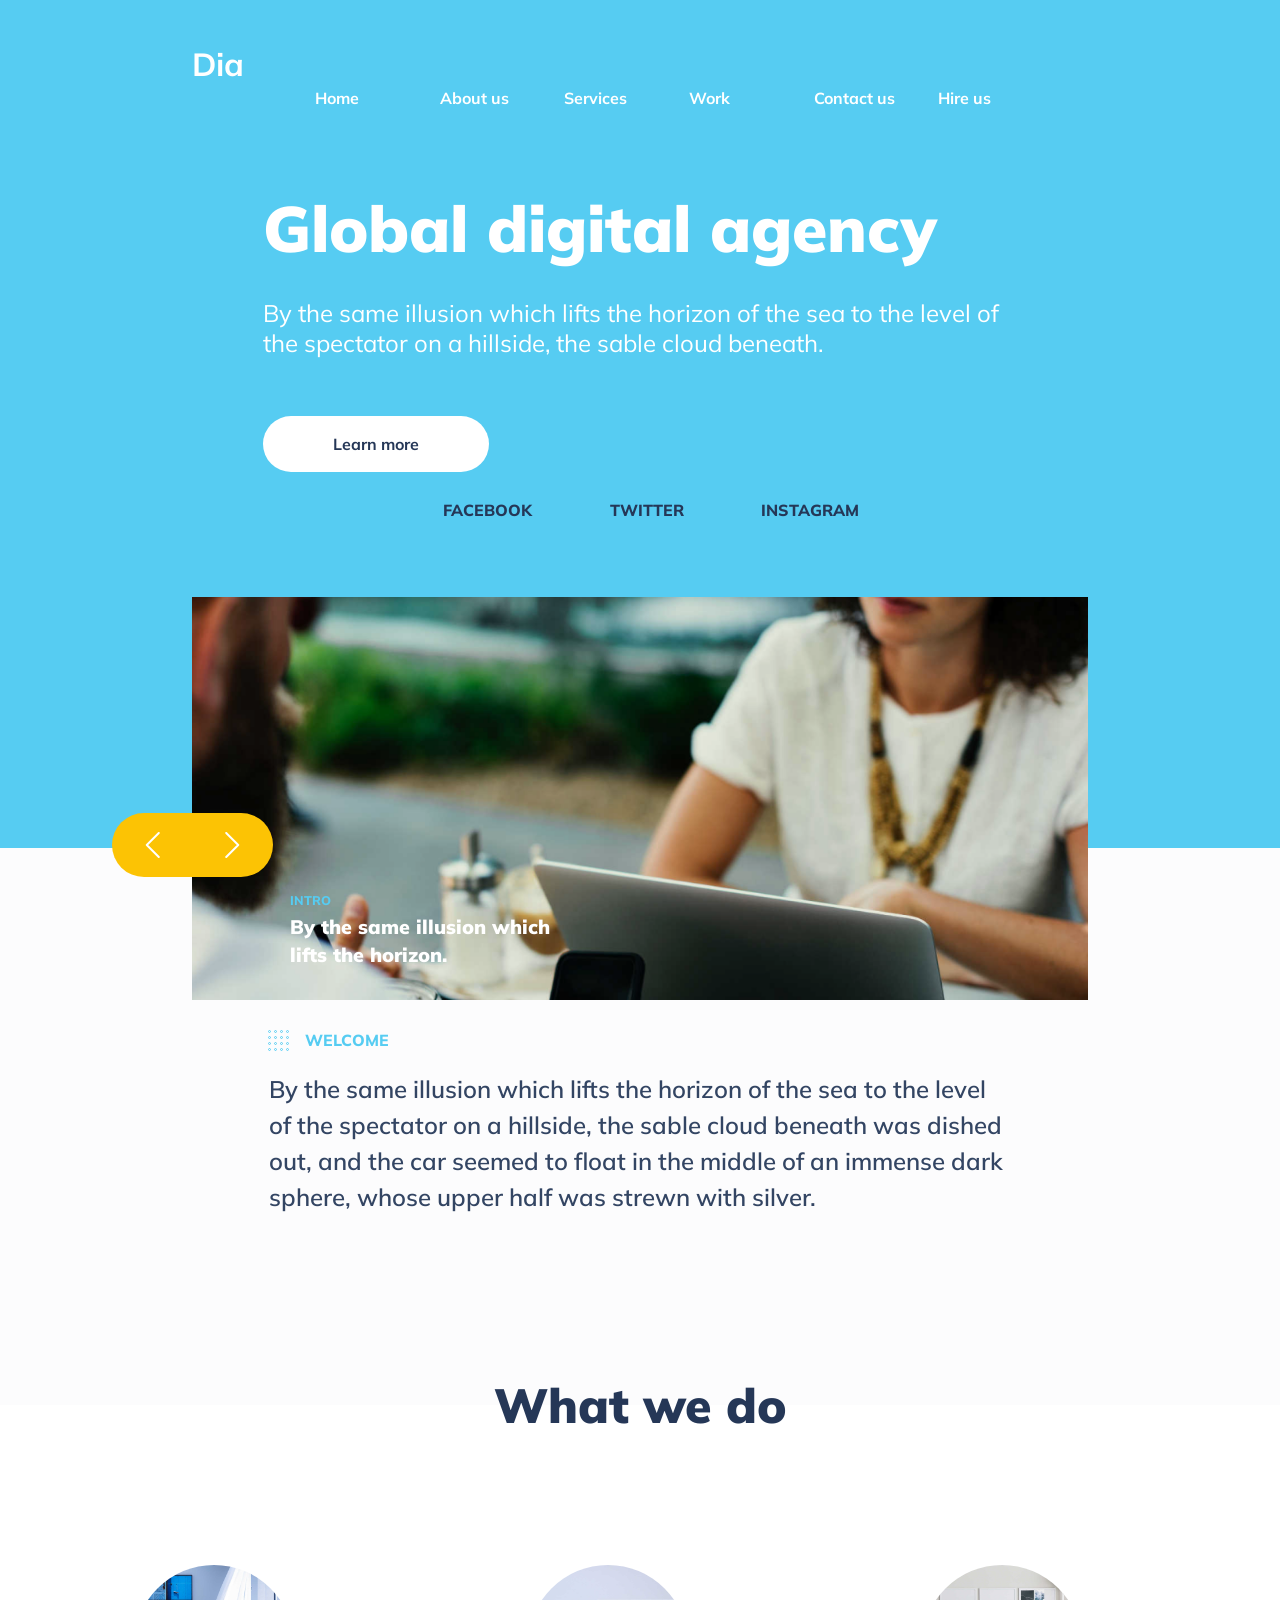
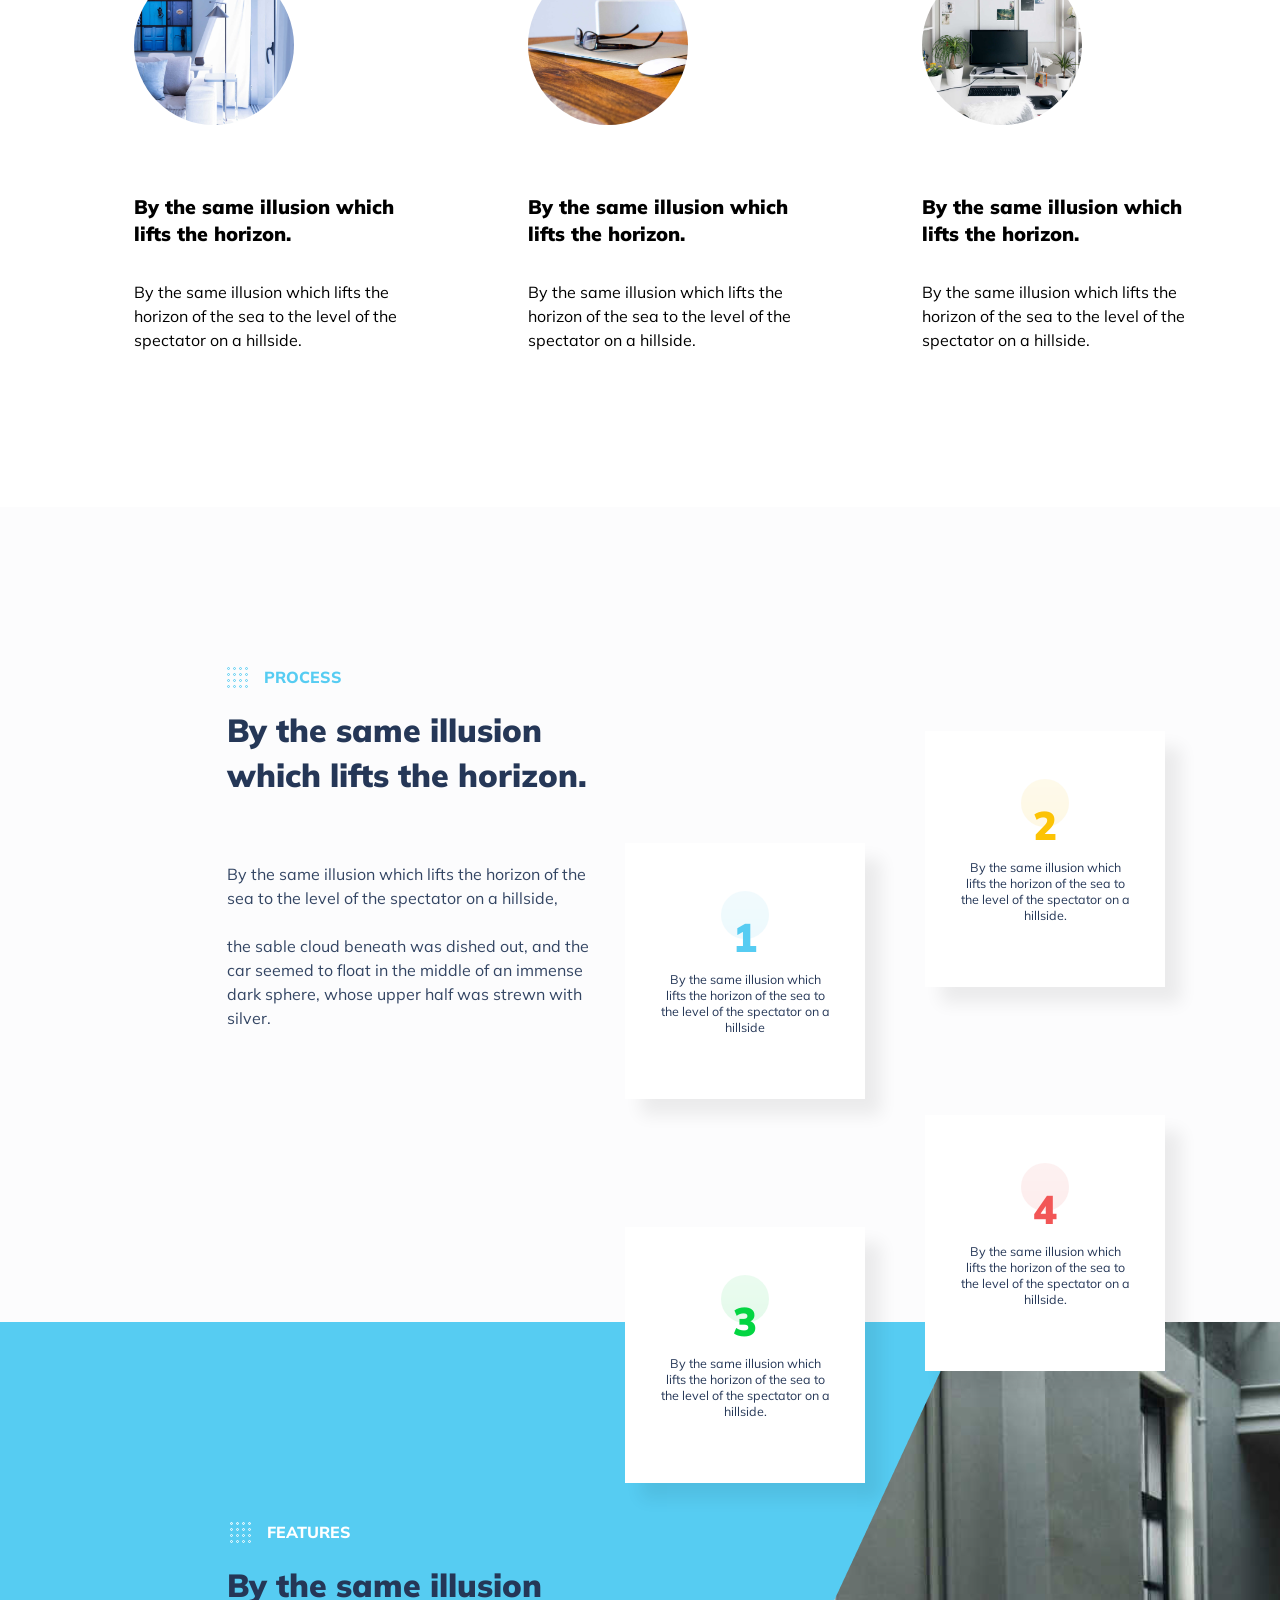
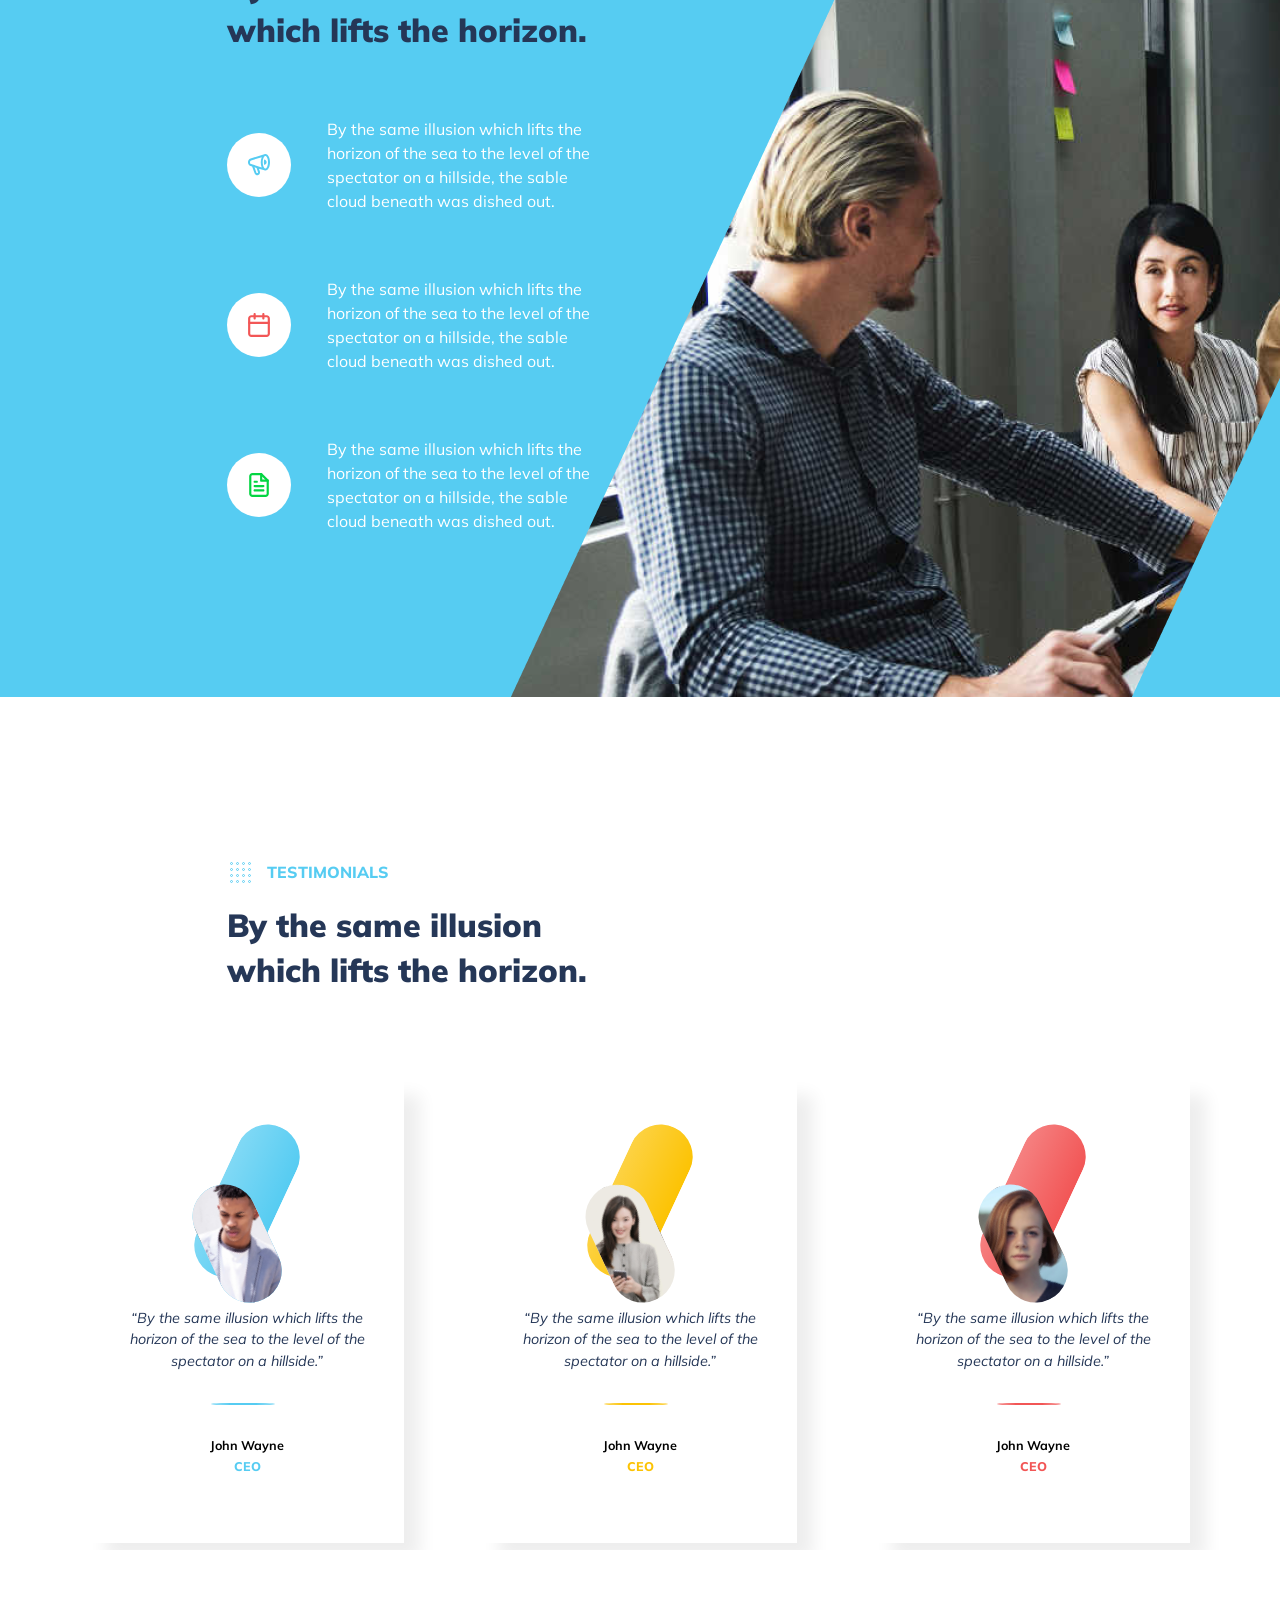
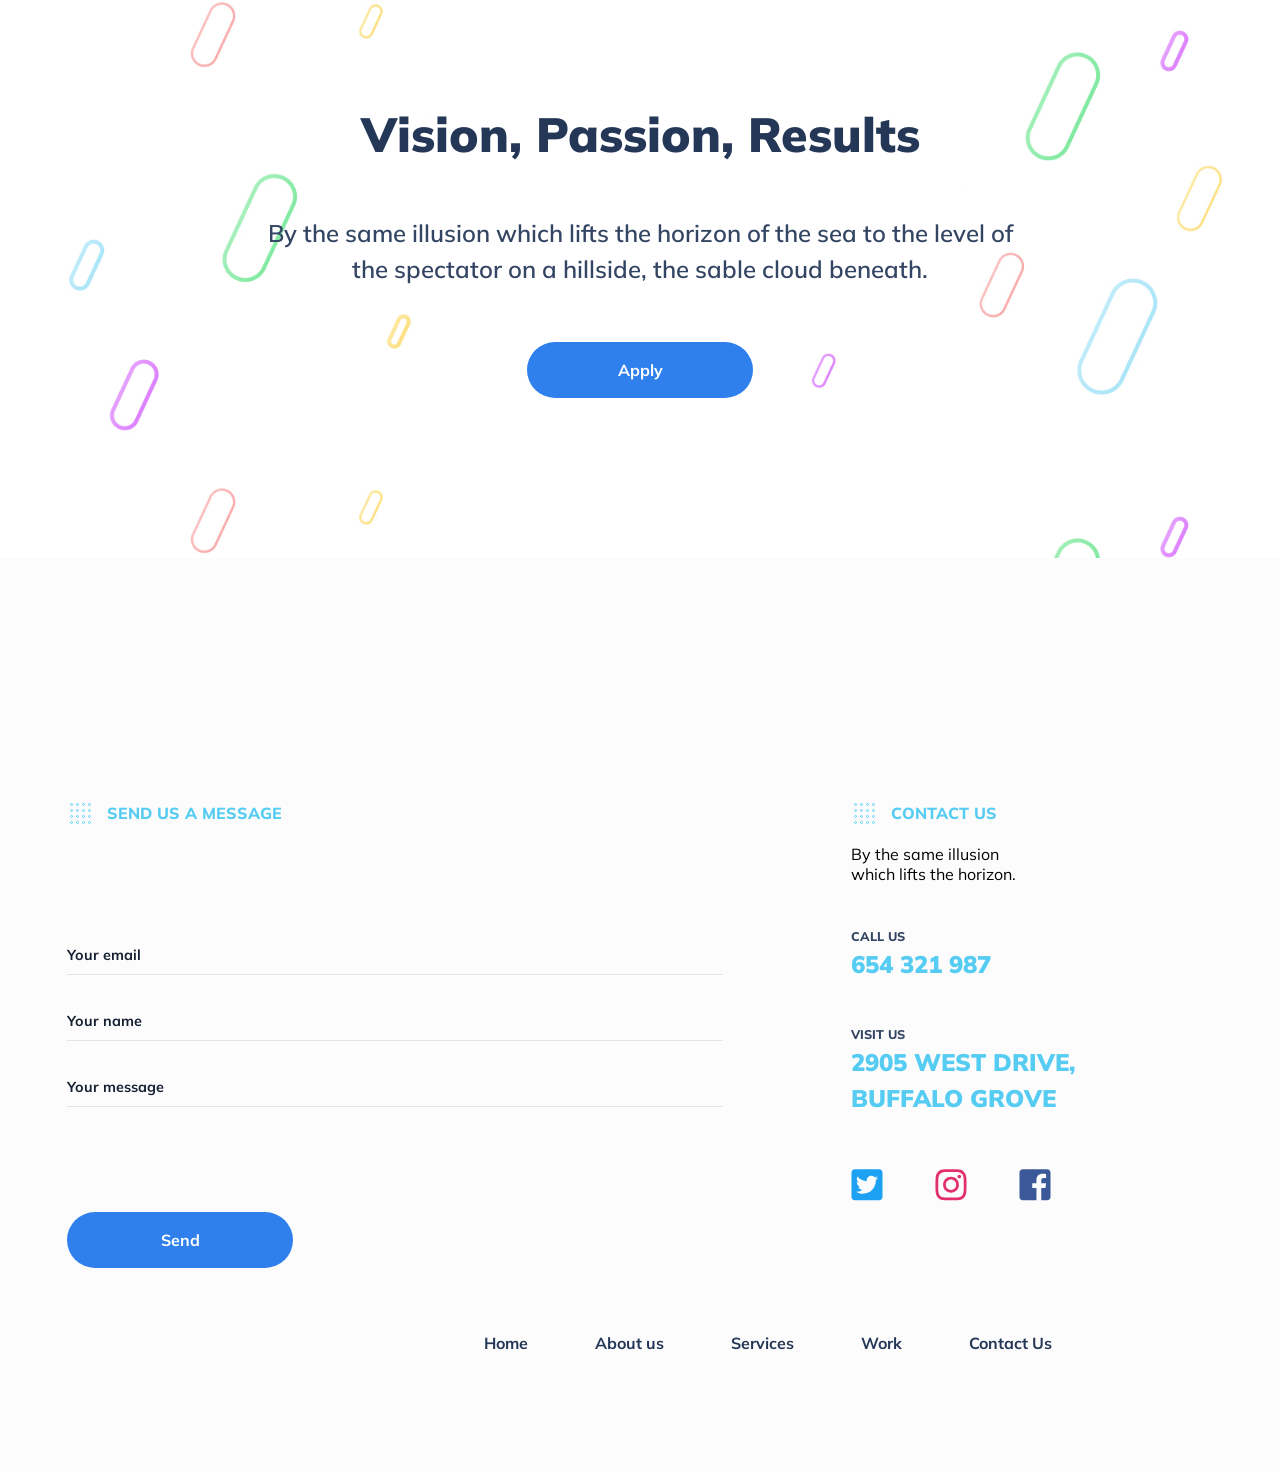
<file: index.html>
<!DOCTYPE html>
<html lang="en">
<head>
  <meta charset="UTF-8">
  <meta name="viewport" content="width=device-width, initial-scale=1">
  <title>Dia</title>
  <link rel="stylesheet" href="css/styles.css">
  <link href="https://fonts.googleapis.com/css?family=Muli:300,300i,400,400i,600,700,800,900&display=swap" rel="stylesheet">
  <script src="script/script.js" defer></script>
</head>
<body>
<header class="header">
  <div class="header__block1"></div>
  <div class="header__block2"></div>
  <div class="header__nav_dia">Dia</div>
  <div class="burger" onclick="burger()">
    <a href="#" class="burger__button">
      <span class="burger__lines"></span>
    </a>
  </div>
  <nav class="header__nav">
    <ul class="header__nav_list">
      <li class="header__nav_menu"><a href="#" class="header__nav__link burger__nav_link">Home</a></li>
      <li class="header__nav_menu"><a href="#" class="header__nav__link burger__nav_link">About us</a></li>
      <li class="header__nav_menu"><a href="#" class="header__nav__link burger__nav_link">Services</a></li>
      <li class="header__nav_menu"><a href="#" class="header__nav__link burger__nav_link">Work</a></li>
      <li class="header__nav_menu"><a href="#" class="header__nav__link burger__nav_link">Contact us</a></li>
      <li class="header__nav_menu"><a href="#" class="header__nav__link burger__nav_link">Hire us</a></li>
    </ul>
  </nav>
  <div class="global__bigConteiner">
    <p class="global">Global digital agency</p>
    <p class="global__text">By the same illusion which lifts the horizon of the sea to the level of<br>
      the spectator on a hillside, the sable cloud beneath.</p>
    <button class="global__btn" type="submit">Learn more</button>
  </div>
  <div class="global__conteiner">
    <img src="im/title.png" class="global__conteiner__image">
    <p class="global__conteiner__text"><span class="global__conteiner__text__item">INtro</span><br> By the same illusion which<br> lifts the horizon.</p>
    <button type="submit" class="global__switch_2 global__switch"></button>
    <button type="submit" class="global__switch_1 global__switch"></button>
  </div>
  <div class="global__network">
    <label><a href="https://www.facebook.com" class="global__network_item">Facebook</a></label>
    <label><a href="https://twitter.com" class="global__network_item">Twitter</a></label>
    <label><a href="https://www.instagram.com" class="global__network_item">Instagram</a></label>
  </div>
</header>
<main class="main">
  <div class="intro">
    <p class="intro__welcome">Welcome</p>
    <p class="intro__text">By the same illusion which lifts the horizon of the sea to the level<br>
      of the spectator on a hillside, the sable cloud beneath was dished<br>
      out, and the car seemed to float in the middle of an immense dark<br>
      sphere, whose upper half was strewn with silver.</p>
  </div>
  <!--services-->
  <div class="services">
    <p class="services__heading">What we do </p>
    <div class="services__cards">
      <div class="services__card">
        <img src="im/kitchen.jpg" class="services__card__room">
        <p class="services__card__upText">By the same illusion which<br> lifts the horizon.</p>
        <p class="services__card__lowText">By the same illusion which lifts the<br>
          horizon of the sea to the level of the<br>
          spectator on a hillside.</p>
      </div>
      <div class="services__card">
        <img src="im/glass.jpg" class="services__card__room">
        <p class="services__card__upText">By the same illusion which<br> lifts the horizon.</p>
        <p class="services__card__lowText">By the same illusion which lifts the<br>
          horizon of the sea to the level of the<br>
          spectator on a hillside.</p>
      </div>
      <div class="services__card">
        <img src="im/room.jpg" class="services__card__room">
        <p class="services__card__upText">By the same illusion which<br> lifts the horizon.</p>
        <p class="services__card__lowText">By the same illusion which lifts the<br>
          horizon of the sea to the level of the<br>
          spectator on a hillside.</p>
      </div>
    </div>
  </div>
  <!--steps-->
  <div class="steps">
    <div class="steps__conteiner">
      <p class="steps__welcome">Process</p>
      <p class="steps__heading">By the same illusion<br> which lifts the horizon.</p>
      <div class="steps__text">
        <p>By the same illusion which lifts the horizon of the<br>
          sea to the level of the spectator on a hillside,<br><br>
          the sable cloud beneath was dished out, and the<br>
          car seemed to float in the middle of an immense<br>
          dark sphere, whose upper half was strewn with<br>
          silver.
        </p>
      </div>
    </div>
    <div class="conteiners-with-numbers conteiners-with-numbers__1">
      <div class="conteiners-with-numbers__circle_1 conteiners-with-numbers__circle"></div>
      <div class="conteiners-with-numbers__number_1 conteiners-with-numbers__number">1</div>
      <p class="conteiners-with-numbers__text"> By the same illusion which<br>
        lifts the horizon of the sea to<br>
        the level of the spectator on a<br>
        hillside</p>
    </div>
    <div class="conteiners-with-numbers conteiners-with-numbers__2">
      <div class="conteiners-with-numbers__circle_2 conteiners-with-numbers__circle"></div>
      <div class="conteiners-with-numbers__number_2 conteiners-with-numbers__number">2</div>
      <p class="conteiners-with-numbers__text">By the same illusion which<br>
        lifts the horizon of the sea to<br>
        the level of the spectator on a<br> hillside.</p>
    </div>
    <div class="conteiners-with-numbers conteiners-with-numbers__3">
      <div class="conteiners-with-numbers__circle_3 conteiners-with-numbers__circle"></div>
      <div class="conteiners-with-numbers__number_3 conteiners-with-numbers__number">3</div>
      <p class="conteiners-with-numbers__text">By the same illusion which<br>
        lifts the horizon of the sea to<br>
        the level of the spectator on a<br> hillside.</p>
    </div>
    <div class="conteiners-with-numbers conteiners-with-numbers__4">
      <div class="conteiners-with-numbers__circle_4 conteiners-with-numbers__circle"></div>
      <div class="conteiners-with-numbers__number_4 conteiners-with-numbers__number">4</div>
      <p class="conteiners-with-numbers__text">By the same illusion which<br>
        lifts the horizon of the sea to<br>
        the level of the spectator on a<br> hillside.</p>
    </div>
  </div>
  <!--clients-->
  <div class="clients">
    <div class="clients__conteiner">
      <p class="clients__welcome">Features</p>
      <p class="clients__heading">By the same illusion<br> which lifts the horizon.</p>
      <div class="clients__text">
        <div  class="clients__img_1 clients__img"></div>
        <p class="clients__text_1">By the same illusion which lifts the<br>
          horizon of the sea to the level of the<br>
          spectator on a hillside, the sable<br>
          cloud beneath was dished out.</p>
      </div>
      <div class="clients__text">
        <div  class="clients__img_2 clients__img"></div>
        <p class="clients__text_2">By the same illusion which lifts the<br>
          horizon of the sea to the level of the<br>
          spectator on a hillside, the sable<br>
          cloud beneath was dished out.</p>
      </div>
      <div class="clients__text">
        <div class="clients__img_3 clients__img"></div>
        <p class="clients__text_3">By the same illusion which lifts the<br>
          horizon of the sea to the level of the<br>
          spectator on a hillside, the sable<br>
          cloud beneath was dished out.</p>
      </div>
    </div>
    <div>
      <div class="clients__photo">      </div>
    </div>
  </div>
  <!--Testimonials-->
  <div class="testimonials">
    <div>
      <div class="testimonials__welcome__conteiner">
        <p class="testimonials__welcome">Testimonials</p>
        <p class="testimonials__heading">By the same illusion<br> which lifts the horizon.</p>
      </div>
      <div class="testimonials__text"></div>
      <div class="testimonials__cards">
        <div class="testimonials__card">
          <div class="testimonials__capsule testimonials__capsule_1"></div>
          <img src="im/testemonials1.svg" class="testimonials__photo testimonials__photo_1" alt="John Wayne">
          <p class="testimonials__text">“By the same illusion which lifts the<br>
                                        horizon of the sea to the level of the<br>
                                        spectator on a hillside.”</p>
          <div class="testimonials__line testimonials__line_1"></div>
          <p class="testimonials__name">John Wayne</p>
          <p class="testimonials__position testimonials__position_1">CEO</p>
        </div>
        <div class="testimonials__card">
          <div class="testimonials__capsule testimonials__capsule_2"></div>
          <img src="im/testemonials2.svg" class="testimonials__photo testimonials__photo_2" alt="John Wayne">
          <p class="testimonials__text">“By the same illusion which lifts the<br>
            horizon of the sea to the level of the<br>
            spectator on a hillside.”</p>
          <div class="testimonials__line testimonials__line_2"></div>
          <p class="testimonials__name">John Wayne</p>
          <p class="testimonials__position testimonials__position_2">CEO</p>
        </div>
        <div class="testimonials__card">
          <div class="testimonials__capsule testimonials__capsule_3"></div>
          <img src="im/testemonials3.svg" class="testimonials__photo testimonials__photo_3" alt="John Wayne">
          <p class="testimonials__text">“By the same illusion which lifts the<br>
            horizon of the sea to the level of the<br>
            spectator on a hillside.”</p>
          <div class="testimonials__line testimonials__line_3"></div>
          <p class="testimonials__name">John Wayne</p>
          <p class="testimonials__position testimonials__position_3">CEO</p>
        </div>
      </div>
    </div>
  </div>
  <!--CTA -->
  <div class="vision">
    <p class="vision__heading">Vision, Passion, Results</p>
    <p class="vision__text">By the same illusion which lifts the horizon of the sea to the level of<br>
      the spectator on a hillside, the sable cloud beneath.</p>
    <button class="vision__button" type="submit">Apply</button>
  </div>
</main>
<footer class="footer">
  <div class="footer__conteiner">
    <div class="footer__left">
      <form method="get" action="#" class="footer__form">
        <p class="footer__form_welcome">Send us a message</p>
        <input class="footer__form_input" type="email" name="email" placeholder="Your email">
        <input class="footer__form_input" type="text" name="name"  placeholder="Your name">
        <input class="footer__form_input" type="text" name="message" placeholder="Your message">
        <button class="footer__form_button" type="submit">Send</button>
      </form>
    </div>
    <div class="footer__right">
      <div class="footer__right_header">
        <p class="footer__right_welcome">Contact us</p>
        <p class="footer__right_heading">By the same illusion<br>
          which lifts the horizon.</p>
      </div>
      <div class="footer__right_contacts">
        <div class="footer__right_contacts_1">
          <p class="footer__right_sText">Call us</p>
          <a href="tel:654 321 987" class="footer__right_phone">654 321 987</a>
        </div>
        <div class="footer__right_contacts_2">
          <p class="footer__right_sText">Visit us </p>
          <p class="footer__right_address">2905 West Drive,<br>
            Buffalo Grove</p>
        </div>
        <div class="footer__right_contacts_3">
          <a href="https://twitter.com"><img src="im/twitter.svg" class="footer__right_icons"></a>
          <a href="https://www.instagram.com"><img src="im/insta.svg" class="footer__right_icons"></a>
          <a href="https://www.facebook.com"><img src="im/face.svg" class="footer__right_icons"></a>
        </div>
      </div>
    </div>
  </div>
  <nav class="footer__nav">
    <ul>
      <li><a href="#" class="footer__nav_elements">Home</a></li>
      <li><a href="#" class="footer__nav_elements">About us</a></li>
      <li><a href="#" class="footer__nav_elements">Services</a></li>
      <li><a href="#" class="footer__nav_elements">Work</a></li>
      <li><a href="#" class="footer__nav_elements">Contact Us</a></li>
    </ul>
  </nav>
</footer>
</body>
</html>
</file>
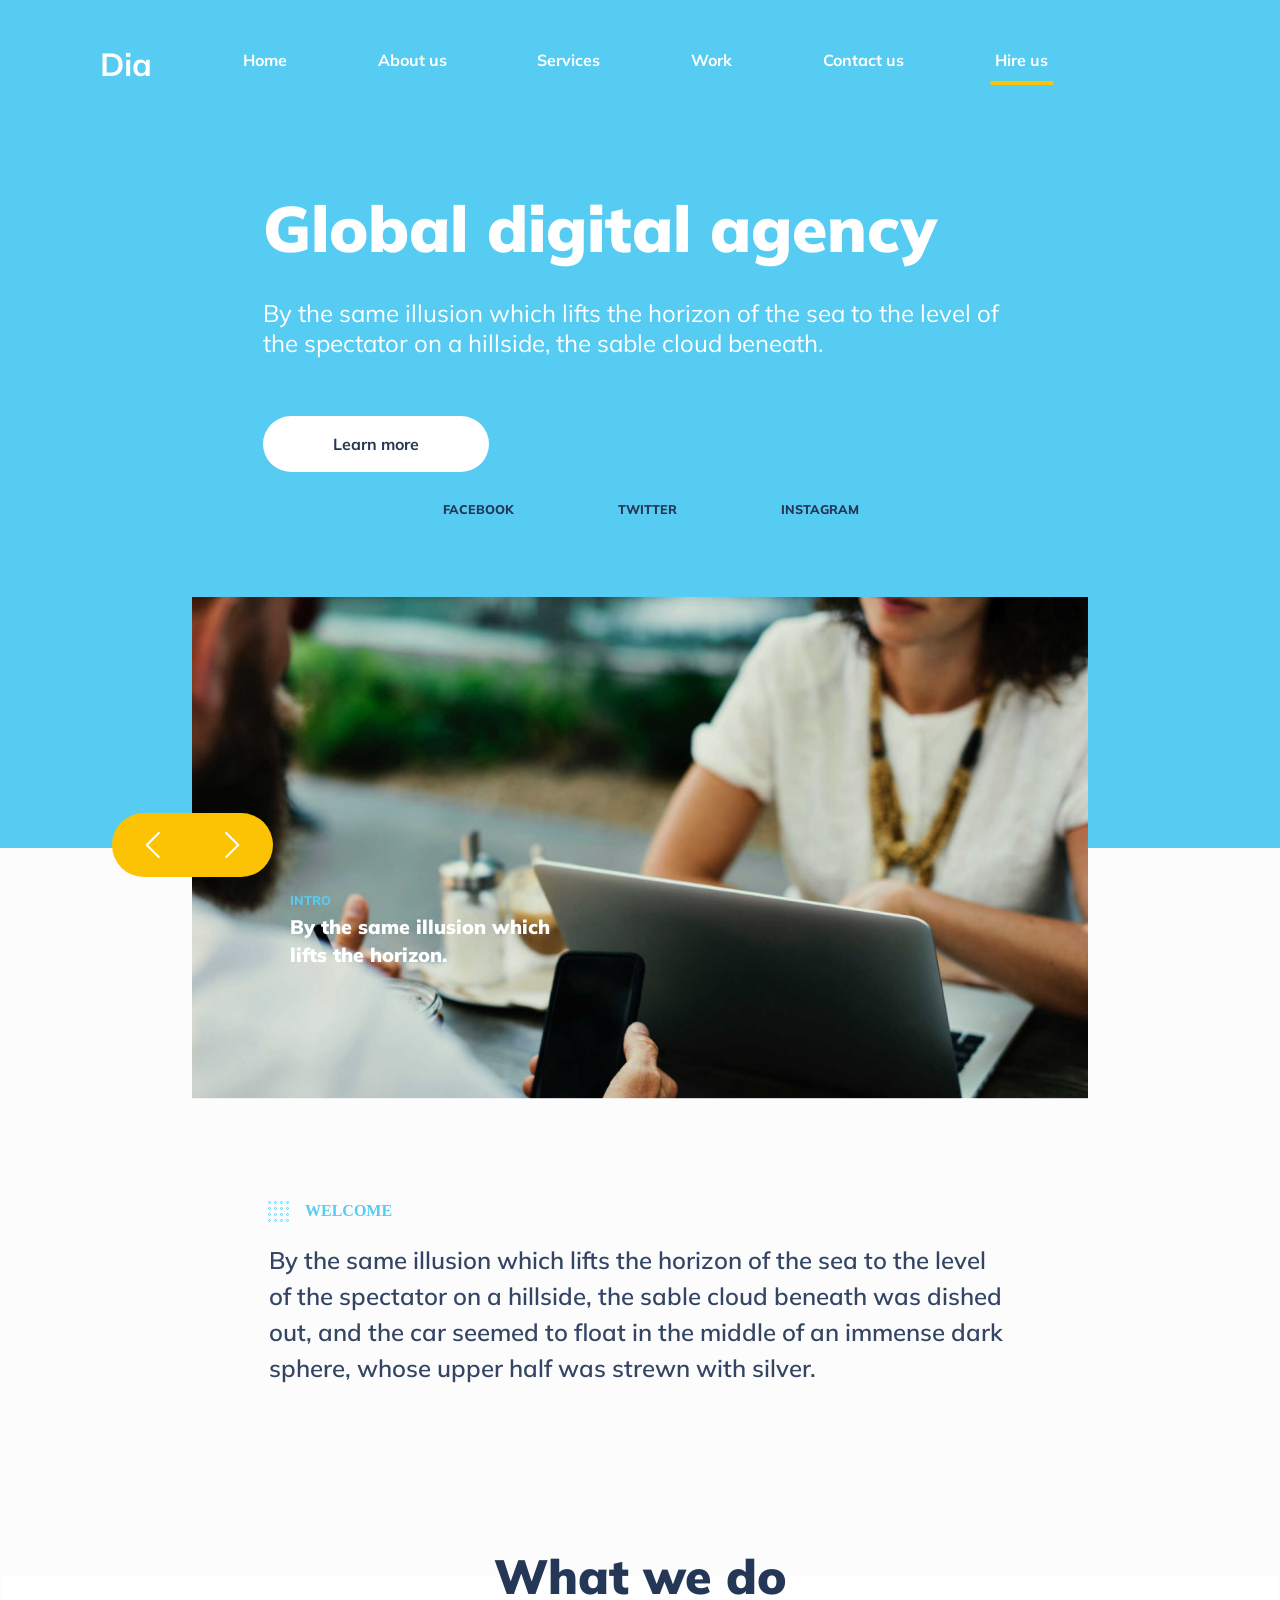
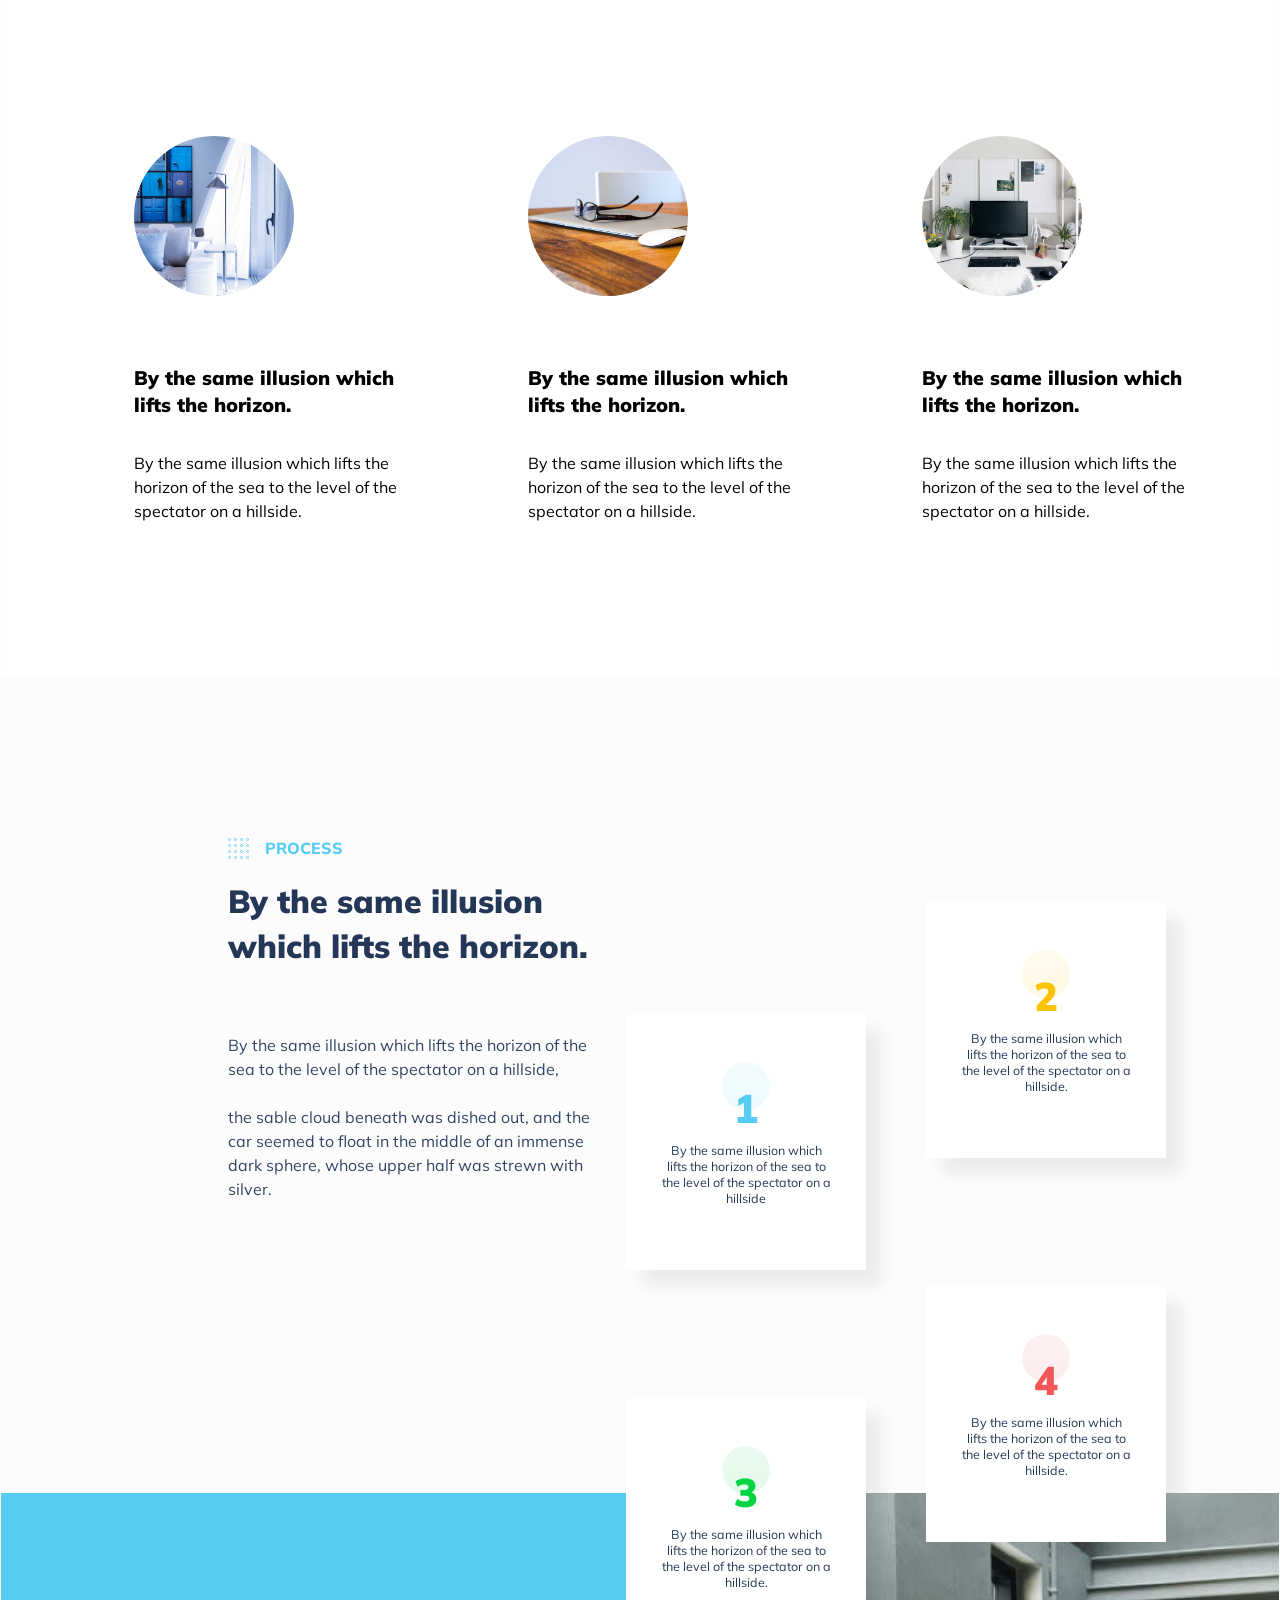
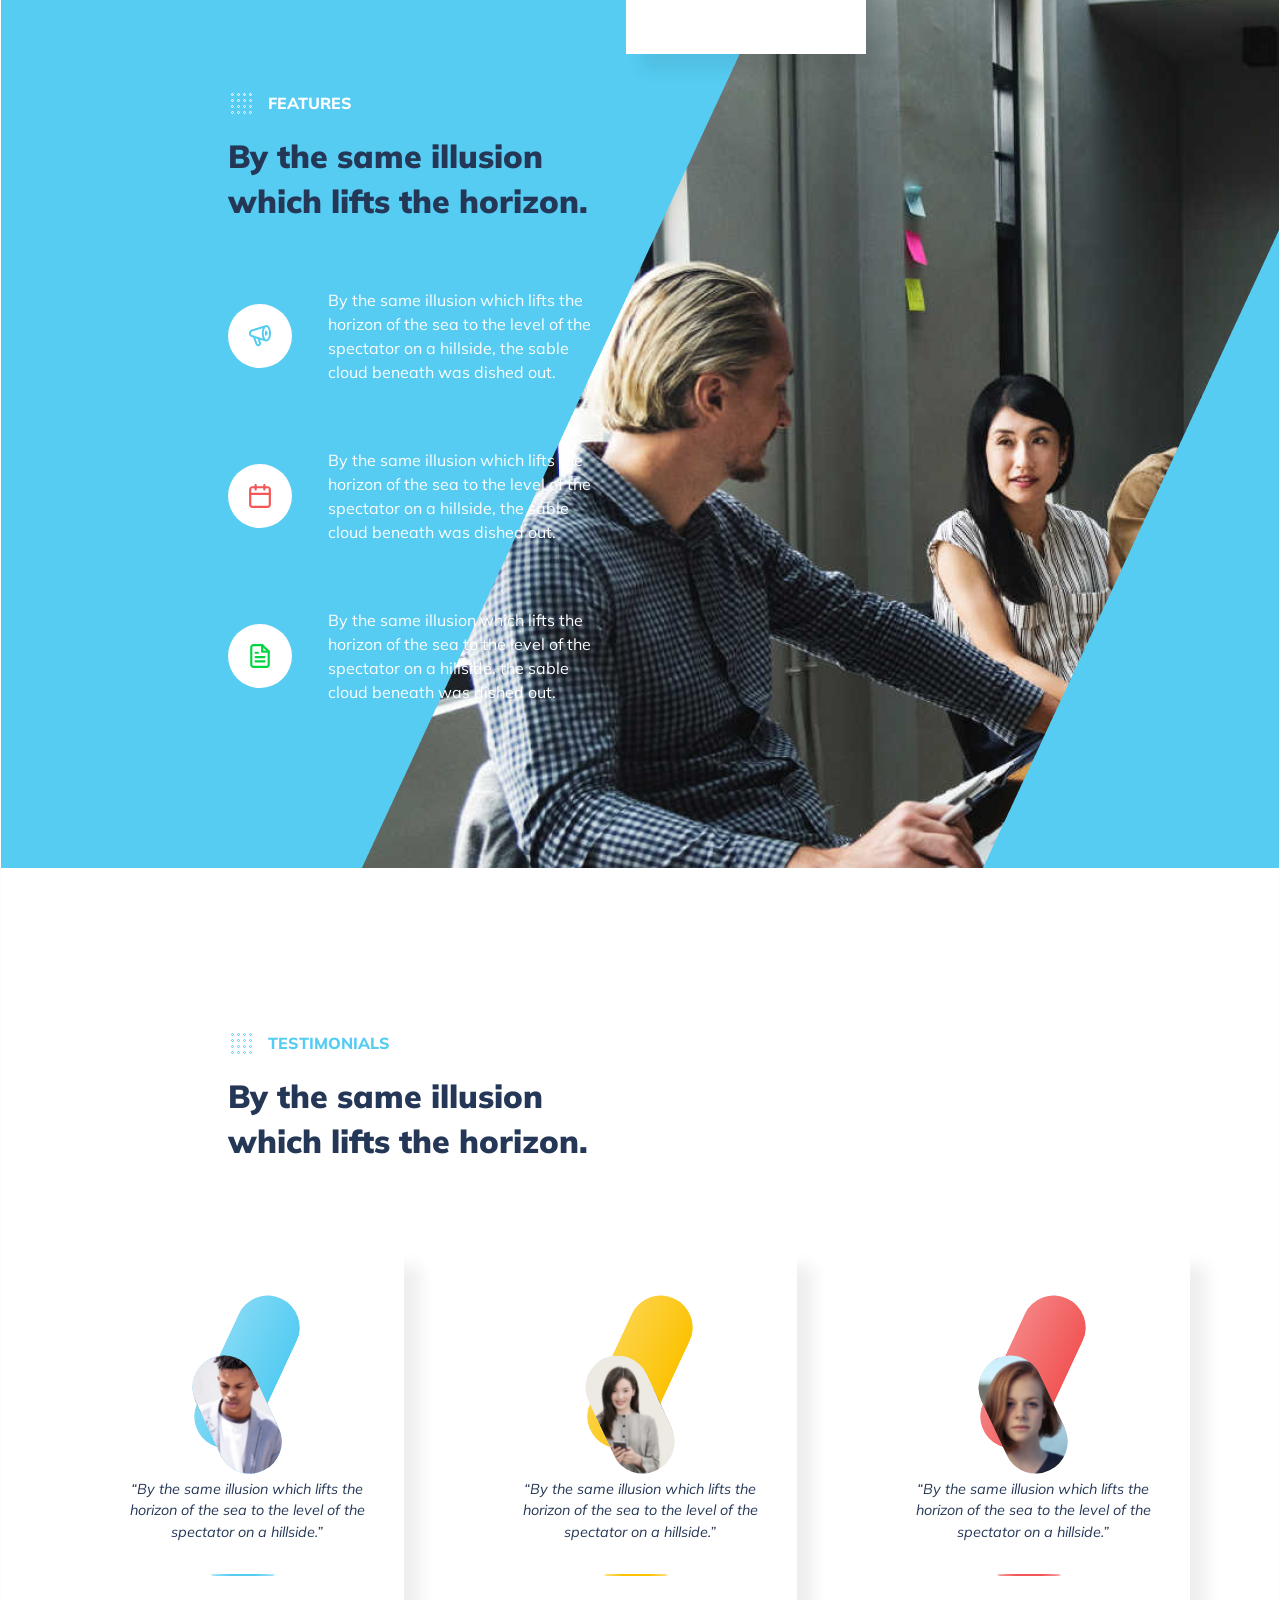
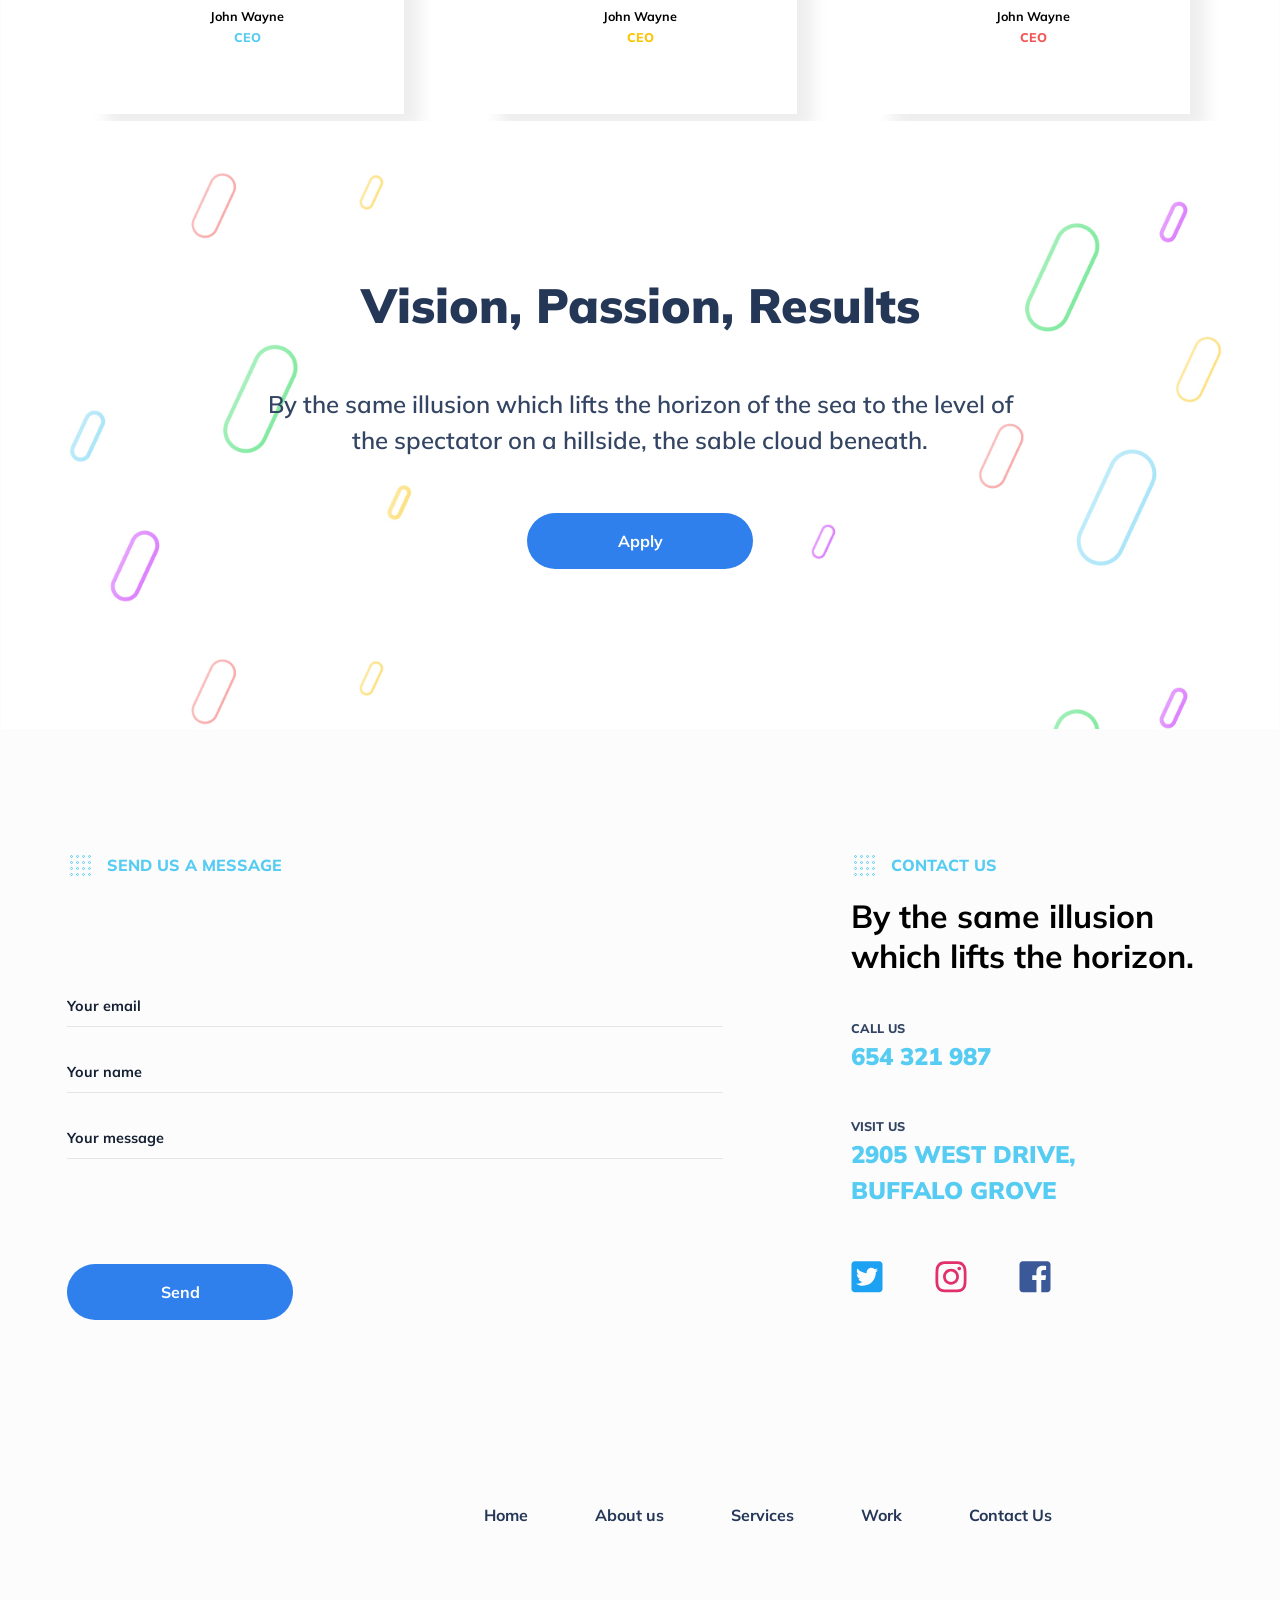
<file: dia/index.html>
<!DOCTYPE html>
<html lang="en">
<head>
  <meta charset="UTF-8">
  <title>Dia</title>
  <link rel="stylesheet" href="css/styles.css">
  <link href="https://fonts.googleapis.com/css?family=Muli:300,300i,400,400i,600,700,800,900&display=swap" rel="stylesheet">
</head>
<body>
<header class="header">
  <div class="header__block1"></div>
  <div class="header__block2"></div>
  <nav class="header__nav">
    <ul class="header__nav_list">
      <li class="header__nav_menu"><a href="#" class="header__nav__link">Dia</a></li>
      <li class="header__nav_menu"><a href="#" class="header__nav__link">Home</a></li>
      <li class="header__nav_menu"><a href="#" class="header__nav__link">About us</a></li>
      <li class="header__nav_menu"><a href="#" class="header__nav__link">Services</a></li>
      <li class="header__nav_menu"><a href="#" class="header__nav__link">Work</a></li>
      <li class="header__nav_menu"><a href="#" class="header__nav__link">Contact us</a></li>
      <li class="header__nav_menu"><a href="#" class="header__nav__link_active">Hire us</a></li>
    </ul>
  </nav>
  <div class="global__bigConteiner">
    <p class="global">Global digital agency</p>
    <p class="global__text">By the same illusion which lifts the horizon of the sea to the level of<br>
      the spectator on a hillside, the sable cloud beneath.</p>
    <button class="global__btn" type="submit">Learn more</button>
  </div>
  <div class="global__conteiner">
    <img src="im/title.png" class="global__conteiner__image">
    <p class="global__conteiner__text"><span class="global__conteiner__text__item">INtro</span><br> By the same illusion which<br> lifts the horizon.</p>
    <button type="submit" class="global__switch_2 global__switch"></button>
    <button type="submit" class="global__switch_1 global__switch"></button>
  </div>

  <div class="global__network">
    <label><a href="https://www.facebook.com" class="global__network_item">Facebook</a></label>
    <label><a href="https://twitter.com" class="global__network_item">Twitter</a></label>
    <label><a href="https://www.instagram.com" class="global__network_item">Instagram</a></label>
  </div>
</header>
<main class="main">
  <div class="intro">
    <p class="intro__welcome">Welcome</p>
    <p class="intro__text">By the same illusion which lifts the horizon of the sea to the level<br>
      of the spectator on a hillside, the sable cloud beneath was dished<br>
      out, and the car seemed to float in the middle of an immense dark<br>
      sphere, whose upper half was strewn with silver.</p>
  </div>
  <!--services-->
  <div class="services">
    <h1 class="services__heading">What we do </h1>
    <div class="services__cards">
      <div class="services__card">
        <img src="im/kitchen.jpg" class="services__card__room">
        <p class="services__card__upText">By the same illusion which<br> lifts the horizon.</p>
        <p class="services__card__lowText">By the same illusion which lifts the<br>
          horizon of the sea to the level of the<br>
          spectator on a hillside.</p>
      </div>
      <div class="services__card">
        <img src="im/glass.jpg" class="services__card__room">
        <p class="services__card__upText">By the same illusion which<br> lifts the horizon.</p>
        <p class="services__card__lowText">By the same illusion which lifts the<br>
          horizon of the sea to the level of the<br>
          spectator on a hillside.</p>
      </div>
      <div class="services__card">
        <img src="im/room.jpg" class="services__card__room">
        <p class="services__card__upText">By the same illusion which<br> lifts the horizon.</p>
        <p class="services__card__lowText">By the same illusion which lifts the<br>
          horizon of the sea to the level of the<br>
          spectator on a hillside.</p>
      </div>
    </div>
  </div>
  <!--steps-->
  <div class="steps">
    <div class="steps__conteiner">
      <p class="steps__welcome">Process</p>
      <h1 class="steps__heading">By the same illusion<br> which lifts the horizon.</h1>
      <div class="steps__text">
        <p>By the same illusion which lifts the horizon of the<br>
          sea to the level of the spectator on a hillside,<br><br>
          the sable cloud beneath was dished out, and the<br>
          car seemed to float in the middle of an immense<br>
          dark sphere, whose upper half was strewn with<br>
          silver.
        </p>
      </div>
    </div>
    <div class="conteiners-with-numbers conteiners-with-numbers__1">
      <div class="conteiners-with-numbers__circle_1 conteiners-with-numbers__circle"></div>
      <div class="conteiners-with-numbers__number_1 conteiners-with-numbers__number">1</div>
      <p class="conteiners-with-numbers__text"> By the same illusion which<br>
        lifts the horizon of the sea to<br>
        the level of the spectator on a<br>
        hillside</p>
    </div>
    <div class="conteiners-with-numbers conteiners-with-numbers__2">
      <div class="conteiners-with-numbers__circle_2 conteiners-with-numbers__circle"></div>
      <div class="conteiners-with-numbers__number_2 conteiners-with-numbers__number">2</div>
      <p class="conteiners-with-numbers__text">By the same illusion which<br>
        lifts the horizon of the sea to<br>
        the level of the spectator on a<br> hillside.</p>
    </div>
    <div class="conteiners-with-numbers conteiners-with-numbers__3">
      <div class="conteiners-with-numbers__circle_3 conteiners-with-numbers__circle"></div>
      <div class="conteiners-with-numbers__number_3 conteiners-with-numbers__number">3</div>
      <p class="conteiners-with-numbers__text">By the same illusion which<br>
        lifts the horizon of the sea to<br>
        the level of the spectator on a<br> hillside.</p>
    </div>
    <div class="conteiners-with-numbers conteiners-with-numbers__4">
      <div class="conteiners-with-numbers__circle_4 conteiners-with-numbers__circle"></div>
      <div class="conteiners-with-numbers__number_4 conteiners-with-numbers__number">4</div>
      <p class="conteiners-with-numbers__text">By the same illusion which<br>
        lifts the horizon of the sea to<br>
        the level of the spectator on a<br> hillside.</p>
    </div>
  </div>
  <!--clients-->
  <div class="clients">
    <div class="clients__conteiner">
      <p class="clients__welcome">Features</p>
      <h1 class="clients__heading">By the same illusion<br> which lifts the horizon.</h1>
      <div class="clients__text">
        <div  class="clients__img_1 clients__img"></div>
        <p class="clients__text_1">By the same illusion which lifts the<br>
          horizon of the sea to the level of the<br>
          spectator on a hillside, the sable<br>
          cloud beneath was dished out.</p>
      </div>
      <div class="clients__text">
        <div  class="clients__img_2 clients__img"></div>
        <p class="clients__text_2">By the same illusion which lifts the<br>
          horizon of the sea to the level of the<br>
          spectator on a hillside, the sable<br>
          cloud beneath was dished out.</p>
      </div>
      <div class="clients__text">
        <div class="clients__img_3 clients__img"></div>
        <p class="clients__text_3">By the same illusion which lifts the<br>
          horizon of the sea to the level of the<br>
          spectator on a hillside, the sable<br>
          cloud beneath was dished out.</p>
      </div>
    </div>
    <div>
      <div class="clients__photo">      </div>
    </div>
  </div>
  <!--Testimonials-->
  <div class="testimonials">
    <div>
      <div class="testimonials__welcome__conteiner">
        <p class="testimonials__welcome">Testimonials</p>
        <h1 class="testimonials__heading">By the same illusion<br> which lifts the horizon.</h1>
      </div>
      <div class="testimonials__text"></div>
      <div class="testimonials__cards">
        <div class="testimonials__card">
          <div class="testimonials__capsule testimonials__capsule_1"></div>
          <img src="im/testemonials1.svg" class="testimonials__photo testimonials__photo_1" alt="John Wayne">
          <p class="testimonials__text">“By the same illusion which lifts the<br>
                                        horizon of the sea to the level of the<br>
                                        spectator on a hillside.”</p>
          <div class="testimonials__line testimonials__line_1"></div>
          <p class="testimonials__name">John Wayne</p>
          <p class="testimonials__position testimonials__position_1">CEO</p>
        </div>
        <div class="testimonials__card">
          <div class="testimonials__capsule testimonials__capsule_2"></div>
          <img src="im/testemonials2.svg" class="testimonials__photo testimonials__photo_2" alt="John Wayne">
          <p class="testimonials__text">“By the same illusion which lifts the<br>
            horizon of the sea to the level of the<br>
            spectator on a hillside.”</p>
          <div class="testimonials__line testimonials__line_2"></div>
          <p class="testimonials__name">John Wayne</p>
          <p class="testimonials__position testimonials__position_2">CEO</p>
        </div>
        <div class="testimonials__card">
          <div class="testimonials__capsule testimonials__capsule_3"></div>
          <img src="im/testemonials3.svg" class="testimonials__photo testimonials__photo_3" alt="John Wayne">
          <p class="testimonials__text">“By the same illusion which lifts the<br>
            horizon of the sea to the level of the<br>
            spectator on a hillside.”</p>
          <div class="testimonials__line testimonials__line_3"></div>
          <p class="testimonials__name">John Wayne</p>
          <p class="testimonials__position testimonials__position_3">CEO</p>
        </div>
      </div>
    </div>
  </div>
  <!--CTA -->
  <div class="vision">
    <h1 class="vision__heading">Vision, Passion, Results</h1>
    <p class="vision__text">By the same illusion which lifts the horizon of the sea to the level of<br>
      the spectator on a hillside, the sable cloud beneath.</p>
    <button class="vision__button" type="submit">Apply</button>
  </div>
</main>
<footer class="footer">
  <div class="footer__conteiner">
    <div class="footer__left">
      <form action="GET" class="footer__form">
        <p class="footer__form_welcome">Send us a message</p>
        <label class="footer__form_label"><input class="footer__form_input" type="email" placeholder="Your email"> </input</label>
        <label class="footer__form_label"><input class="footer__form_input" type="text" placeholder="Your name"> </input</label>
        <label class="footer__form_label"><input class="footer__form_input" type="text" placeholder="Your message"> </input</label>
        <button class="footer__form_button" type="submit">Send</button>
      </form>
    </div>
    <div class="footer__right">
      <p class="footer__right_welcome">Contact us</p>
      <h1 class="footer__right_heading">By the same illusion<br>
        which lifts the horizon.</h1>
      <p class="footer__right_sText">Call us</p>
      <a href="tel:654 321 987" class="footer__right_phone">654 321 987</a>
      <p class="footer__right_sText">Visit us </p>
      <p class="footer__right_address">2905 West Drive,<br>
        Buffalo Grove</p>
      <a href="https://twitter.com"><img src="im/twitter.svg" class="footer__right_icons"></a>
      <a href="https://www.instagram.com"><img src="im/insta.svg" class="footer__right_icons"></a>
      <a href="https://www.facebook.com"><img src="im/face.svg" class="footer__right_icons"></a>
    </div>
  </div>
  <nav class="footer__nav">
    <ul>
      <li><a href="#" class="footer__nav_elements">Home</a></li>
      <li><a href="#" class="footer__nav_elements">About us</a></li>
      <li><a href="#" class="footer__nav_elements">Services</a></li>
      <li><a href="#" class="footer__nav_elements">Work</a></li>
      <li><a href="#" class="footer__nav_elements">Contact Us</a></li>
    </ul>
  </nav>
</footer>
</body>
</html>
</file>
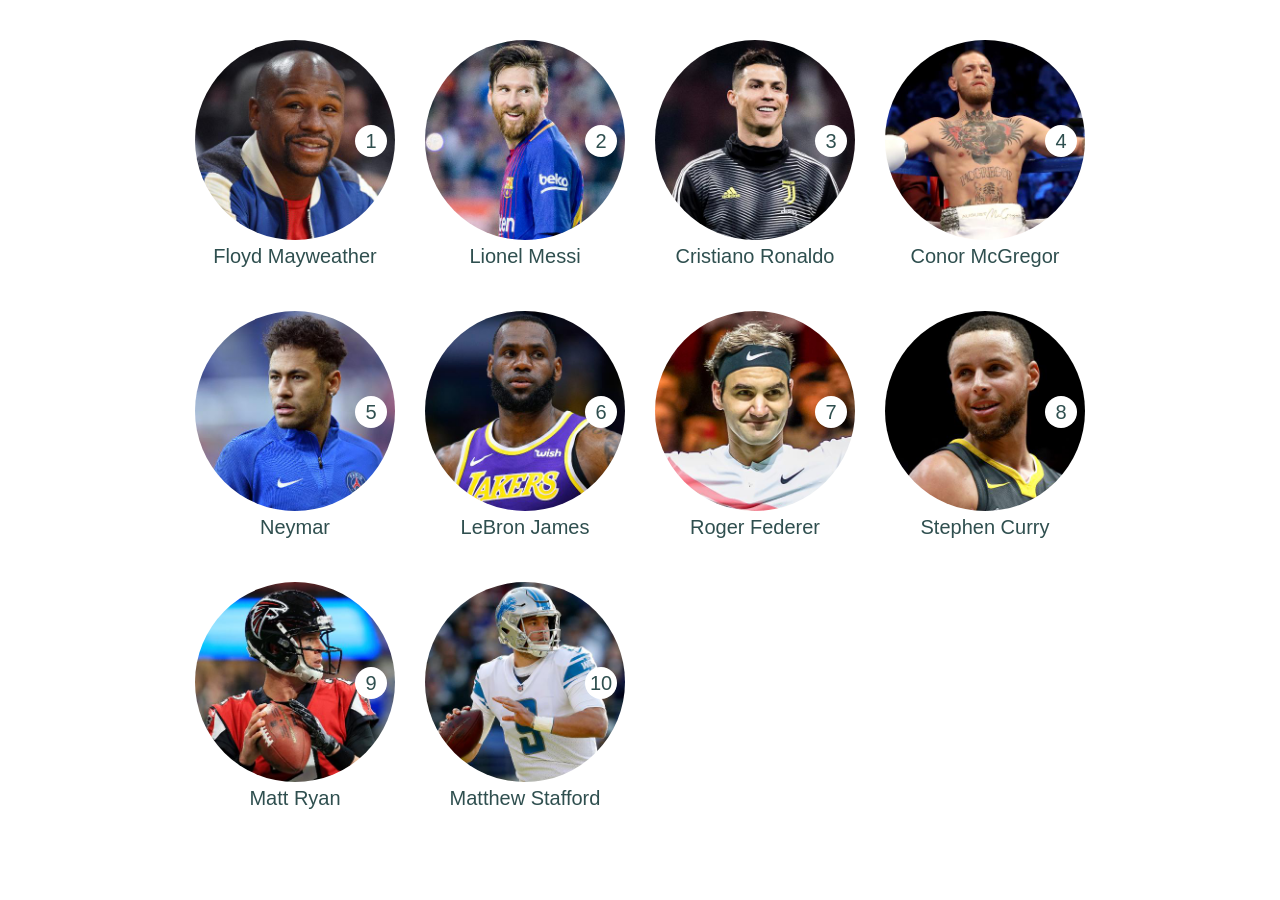
<file: exam/index.html>
<!DOCTYPE html>
<html lang="en">
<head>
    <link rel="stylesheet" type="text/css" href="css/styles.css">
    <title>Highest-Paid Athletes</title>
</head>
<body>
<main class="people">
    <article class="person">
        <section class="photo">
            <img src="../exam/images/Mayweather.jpg" alt="Floyd Mayweather">
            <span class="rank">1</span>
        </section>
        <section class="details">
            <a class="name" href="#">Floyd Mayweather</a>
            <section class="extra">
                <span class="sport">Boxing,</span>
                <span class="pay">$285M</span>
            </section>
        </section>
    </article>

    <article class="person">
        <section class="photo">
            <img src="../exam/images/Messi.jpg" alt="Lionel Messi">
            <span class="rank">2</span>
        </section>
        <section class="details">
            <a class="name" href="#">Lionel Messi</a>
            <section class="extra">
                <span class="sport">Soccer,</span>
                <span class="pay">$111M</span>
            </section>
        </section>
    </article>

    <article class="person">
        <section class="photo">
            <img src="../exam/images/Ronaldo.jpg" alt="Cristiano Ronaldo">
            <span class="rank">3</span>
        </section>
        <section class="details">
            <a class="name" href="#">Cristiano Ronaldo</a>
            <section class="extra">
                <span class="sport">Soccer,</span>
                <span class="pay">$108M</span>
            </section>
        </section>
    </article>

    <article class="person">
        <section class="photo">
            <img src="../exam/images/McGregor.jpg" alt="Conor McGregor">
            <span class="rank">4</span>
        </section>
        <section class="details">
            <a class="name" href="#">Conor McGregor</a>
            <section class="extra">
                <span class="sport">Mixed Martial Arts,</span>
                <span class="pay">$99M</span>
            </section>
        </section>
    </article>

    <article class="person">
        <section class="photo">
            <img src="../exam/images/Neymar.jpg" alt="Neymar">
            <span class="rank">5</span>
        </section>
        <section class="details">
            <a class="name" href="#">Neymar</a>
            <section class="extra">
                <span class="sport">Soccer,</span>
                <span class="pay">$90M</span>
            </section>
        </section>
    </article>

    <article class="person">
        <section class="photo">
            <img src="../exam/images/James.jpg" alt="LeBron James">
            <span class="rank">6</span>
        </section>
        <section class="details">
            <a class="name" href="#">LeBron James</a>
            <section class="extra">
                <span class="sport">Basketball,</span>
                <span class="pay">$85.5M</span>
            </section>
        </section>
    </article>

    <article class="person">
        <section class="photo">
            <img src="../exam/images/Federer.jpg" alt="Roger Federer">
            <span class="rank">7</span>
        </section>
        <section class="details">
            <a class="name" href="#">Roger Federer</a>
            <section class="extra">
                <span class="sport">Tennis,</span>
                <span class="pay">$77.2M</span>
            </section>
        </section>
    </article>

    <article class="person">
        <section class="photo">
            <img src="../exam/images/Curry.jpg" alt="Stephen Curry">
            <span class="rank" href="#">8</span>
        </section>
        <section class="details">
            <a class="name">Stephen Curry</a>
            <section class="extra">
                <span class="sport">Basketball,</span>
                <span class="pay">$76.9M</span>
            </section>
        </section>
    </article>

    <article class="person">
        <section class="photo">
            <img src="../exam/images/Ryan.jpg" alt="Matt Ryan">
            <span class="rank" href="#">9</span>
        </section>
        <section class="details">
            <a class="name">Matt Ryan</a>
            <section class="extra">
                <span class="sport">Football,</span>
                <span class="pay">$67.3M</span>
            </section>
        </section>
    </article>

    <article class="person">
        <section class="photo">
            <img src="../exam/images/Stafford.jpg" alt="Matthew Stafford">
            <span class="rank" href="#">10</span>
        </section>
        <section class="details">
            <a class="name">Matthew Stafford</a>
            <section class="extra">
                <span class="sport">Football,</span>
                <span class="pay">$59.5M</span>
            </section>
        </section>
    </article>
</main>
</body>
</html>
</file>
<file: css/styles.css>
@font-face {
  font-family: "Muli", sans-serif;
  font-size: 16px; }
body, ul, li, a, p, button, h1, input {
  margin: 0;
  padding: 0;
  text-decoration: none;
  list-style: none;
  display: inline;
  border: none;
  font-family: "Muli", sans-serif;
  font-size: 16px; }

a {
  color: white; }

.header {
  display: flex;
  flex-direction: row;
  position: relative;
  width: 100%;
  height: 1170px;
  box-sizing: border-box;
  background-color: #fcfcfd;
  z-index: 1; }
  .header__block1 {
    width: 1029px;
    height: 848px;
    background-color: #56CCF2;
    position: relative;
    margin: 0;
    z-index: 1;
    display: inline-block;
    transition: 1s; }
  .header__block2 {
    height: 600px;
    width: 1107px;
    transform: rotate(-65.1deg);
    background-color: #56CCF2;
    position: absolute;
    margin-left: 540px;
    z-index: 1; }
  .header__nav {
    height: 36px;
    z-index: 2;
    box-sizing: border-box;
    font-weight: Bold;
    max-width: 948px;
    position: absolute;
    top: 51px;
    justify-content: center;
    margin-left: 227px;
    transition: 1s; }
    .header__nav__link {
      text-decoration: none;
      color: #FFFFFF;
      padding: 0 15px;
      z-index: 3;
      white-space: nowrap;
      line-height: 1.5;
      display: inline-block;
      transition: all 1s;
      position: relative; }
      .header__nav__link:hover::after {
        content: "";
        border-radius: 32px;
        background-color: #FCC304;
        height: 4px;
        position: absolute;
        z-index: 5;
        top: 31px;
        right: 0;
        width: 80%;
        left: 10%; }
    .header__nav_menu {
      height: 30px;
      width: 100%;
      margin: 0 15px;
      transition: all 1s; }
      .header__nav_menu:last-of-type {
        margin-left: 135px;
        position: relative; }
    .header__nav_list {
      margin: 0;
      list-style: none;
      display: flex;
      padding: 0;
      justify-content: space-between;
      transition: 1s; }
      .header__nav_list:last-child {
        margin-left: 200px;
        position: relative; }
    .header__nav_dia {
      z-index: 2;
      left: 15%;
      position: absolute;
      top: 48px;
      margin: 0;
      font-weight: Bold;
      font-size: 32px;
      line-height: 1;
      color: #FFFFFF;
      transition: 1s; }

.global {
  font-weight: 900;
  font-size: 64px;
  line-height: 1.5;
  max-width: 754px;
  position: absolute;
  top: 160px;
  left: 325px;
  z-index: 3;
  color: #FFFFFF;
  padding: 0;
  text-align: left;
  box-sizing: border-box; }
  .global__conteiner {
    position: absolute;
    max-width: 1146px;
    top: 528px;
    left: 15%;
    text-align: left;
    height: auto;
    transition: 1s; }
    .global__conteiner__image {
      z-index: 3;
      position: relative;
      width: 1140px;
      height: 640px;
      object-fit: contain; }
    .global__conteiner__text {
      font-weight: 900;
      font-size: 19.6px;
      line-height: 1.4;
      color: #FFFFFF;
      position: absolute;
      z-index: 4;
      text-align: left;
      bottom: 86px;
      left: 98px;
      margin-top: 4px; }
      .global__conteiner__text__item {
        color: #56CCF2;
        font-weight: 800;
        font-size: 12.6px;
        line-height: 2;
        text-align: left;
        text-transform: uppercase; }
  .global__text {
    z-index: 3;
    width: 754px;
    position: absolute;
    font-size: 24px;
    font-family: inherit;
    color: #FFFFFF;
    top: 280px;
    left: 325px;
    text-align: left;
    box-sizing: border-box; }
  .global__btn {
    width: 226px;
    height: 56px;
    background-color: #FFFFFF;
    border-radius: 64px;
    color: #253757;
    font-weight: bold;
    font-family: inherit;
    z-index: 3;
    position: absolute;
    top: 392px;
    left: 325px;
    font-size: 16px;
    cursor: pointer; }
  .global__switch {
    z-index: 6;
    position: absolute;
    width: 81px;
    height: 64px;
    background-color: #FCC304;
    border-radius: 0 50px 50px 0;
    background-image: url("../im/line.svg");
    background-repeat: no-repeat;
    background-position: center;
    cursor: pointer;
    left: 0;
    top: 287px; }
    .global__switch_2 {
      transform: rotate(180deg);
      left: -80px; }
  .global__network {
    font-weight: 800;
    font-size: 12.6px;
    line-height: 1.5;
    position: relative;
    width: 416px;
    height: 20px;
    box-sizing: border-box;
    display: flex;
    justify-content: space-between;
    transform: rotate(90deg);
    z-index: 5;
    text-transform: uppercase;
    align-items: center;
    top: 830px;
    left: 200px;
    transition: 1s; }
    .global__network_item {
      color: #253757; }

@media screen and (max-width: 1500px) {
  .header {
    text-align: center;
    height: 1000px; }
    .header__block2 {
      display: none; }
    .header__block1 {
      width: 100%;
      position: absolute;
      z-index: 0; }
    .header__nav {
      width: calc(100% - 200px);
      justify-content: space-evenly;
      margin-left: 100px;
      text-align: left; }
      .header__nav_dia {
        position: absolute; }
      .header__nav_list {
        margin-top: 35px; }
      .header__nav_menu {
        margin: 0;
        padding-bottom: 5px; }
        .header__nav_menu:nth-child(1) {
          margin: 0; }
        .header__nav_menu:last-child {
          margin: 0; }

  .global {
    position: relative;
    display: block;
    margin: 0 0 0 0;
    left: 0;
    right: 0;
    top: 0;
    width: 742px; }
    .global__bigConteiner {
      position: relative;
      margin-top: 160px;
      max-width: 80%;
      box-sizing: content-box;
      padding: 20px;
      margin-left: calc(50% - 794px/2);
      text-align: left;
      height: 300px; }
    .global__text {
      position: relative;
      display: block;
      left: 0;
      top: 0;
      margin-top: 22px; }
    .global__btn {
      left: 0;
      right: 0;
      top: 58px;
      position: relative; }
    .global__conteiner {
      width: 70%;
      left: 0;
      right: 0;
      margin: 0 auto;
      height: 640px; }
      .global__conteiner__text {
        bottom: 200px; }
      .global__conteiner__image {
        z-index: 3;
        position: relative;
        width: 100%;
        height: 640px;
        object-fit: contain; }
    .global__switch {
      position: absolute;
      right: 50px;
      bottom: 0;
      top: 285px;
      left: 0; }
      .global__switch_2 {
        left: -80px; }
    .global__network {
      position: absolute;
      transform: rotate(0);
      display: flex;
      width: 416px;
      z-index: 1;
      justify-content: space-between;
      margin-left: calc(50% - 794px/2);
      top: 500px; } }
@media screen and (max-width: 899px) {
  .burger__nav.header__nav {
    display: block; }

  .header__block1 {
    height: 1000px; }
  .header__nav {
    top: 10px;
    width: 100%;
    text-align: center;
    left: 0;
    margin: 0;
    display: none;
    padding: 0; }
    .header__nav_dia {
      position: absolute;
      left: 50px; }
    .header__nav_list {
      flex-direction: column;
      align-items: center;
      margin-top: 0; }
      .header__nav_list:last-child {
        margin-left: 0; }
    .header__nav_menu {
      margin-top: 10px; }

  .global {
    width: 100%;
    font-size: 45px; }
    .global__bigConteiner {
      position: relative;
      margin: 150px auto 0;
      text-align: center; }
    .global__text {
      margin-top: 22px;
      width: 100%;
      font-size: 18px; }
    .global__conteiner {
      top: 450px;
      margin: 0 auto;
      height: 640px; }
      .global__conteiner__text {
        bottom: 160px; }
    .global__switch {
      position: absolute;
      right: 0;
      bottom: 0;
      margin: 0 auto;
      top: 110px; }
      .global__switch_1 {
        left: 70px; }
      .global__switch_2 {
        left: -70px; }
    .global__network {
      display: flex;
      flex-direction: row;
      width: 300px;
      left: 150px;
      top: 500px;
      box-sizing: border-box;
      padding: 20px;
      margin-left: calc(45% - 300px); }
      .global__network_item {
        margin-top: 20px;
        margin-left: 20px; } }
@media screen and (max-width: 500px) {
  .header {
    min-height: 1200px; }
    .header__block1 {
      height: 1150px; }
    .header__nav_dia {
      left: 30px; }

  .global {
    font-size: 35px; }
    .global__bigConteiner {
      margin: 150px auto 0; }
    .global__conteiner {
      display: flex;
      flex-direction: column;
      align-items: center;
      top: 650px; }
      .global__conteiner__text {
        font-size: 16px;
        bottom: 200px;
        left: 20px; }
    .global__switch {
      top: 130px;
      margin: 0 auto;
      width: 50px;
      height: 35px; }
      .global__switch_1 {
        left: 50px; }
      .global__switch_2 {
        left: -50px; }
    .global__network {
      flex-direction: column;
      margin-left: 0;
      left: 0;
      top: 600px;
      width: 100%; }
      .global__network_item {
        margin: 0; } }
.main {
  width: 100%;
  font-family: inherit;
  background-color: #fcfcfd;
  position: relative;
  z-index: 1;
  min-height: 100%; }

.intro {
  max-width: 742px;
  margin: 0 auto 160px;
  background-color: #fcfcfd;
  box-sizing: content-box;
  padding: 30px; }
  .intro__welcome {
    font-weight: 800;
    font-size: 16px;
    line-height: 1.5;
    display: block;
    color: #56CCF2;
    text-transform: uppercase;
    margin-left: 36px;
    margin-bottom: 19px; }
    .intro__welcome::before {
      content: "";
      background-image: url("../im/Vector.svg");
      height: 21px;
      width: 21px;
      color: #56CCF2;
      display: block;
      margin-left: -37px;
      margin-bottom: -23px; }
  .intro__text {
    font-weight: 600;
    font-size: 24px;
    line-height: 1.5;
    color: #334563; }

@media screen and (max-width: 500px) {
  .intro__text {
    font-size: 20px; } }
.services {
  width: 100%;
  height: auto;
  text-align: center;
  position: relative;
  background-color: #FFFFFF;
  z-index: 0; }
  .services__heading {
    color: #253757;
    width: 100%;
    text-align: center;
    font-weight: 900;
    font-size: 48px;
    line-height: 1;
    margin: -24px auto 0;
    display: block;
    position: absolute; }
  .services__card {
    width: 264px;
    height: 382px;
    box-sizing: border-box;
    margin: 160px 20px;
    transition: 1s; }
    .services__card:hover {
      transform: scale(1.2);
      background-color: #eeeeee; }
    .services__card__room {
      border-radius: 50%;
      object-fit: cover;
      width: 160px;
      height: 160px; }
    .services__card__upText {
      font-weight: 900;
      font-size: 19.6px;
      line-height: 1.4;
      display: block;
      margin: 64px 0 32px; }
    .services__card__lowText {
      font-weight: normal;
      font-size: 16px;
      line-height: 1.5;
      display: block; }
  .services__cards {
    display: grid;
    grid-template-columns: repeat(3, 264px);
    grid-gap: 130px;
    justify-content: center;
    text-align: left;
    transition: 1s; }

@media screen and (max-width: 1110px) {
  .services__heading {
    font-size: 42px; }
  .services__cards {
    display: grid;
    grid-template-columns: repeat(2, 264px);
    justify-content: center; }
  .services__card {
    margin: 0 30px; }
    .services__card:first-child, .services__card:nth-child(2) {
      margin-top: 70px; } }
@media screen and (max-width: 710px) {
  .services__heading {
    font-size: 36px; }
  .services__cards {
    display: grid;
    grid-template-columns: 264px;
    justify-content: center; }
  .services__card {
    margin: 0; }
    .services__card:nth-child(2) {
      margin-top: 30px; } }
@media screen and (max-width: 500px) {
  .services__card {
    margin: 0; }
    .services__card:hover {
      transform: scale(1); } }
.conteiners-with-numbers {
  width: 240px;
  height: 256px;
  background-color: #FFFFFF;
  padding-top: 48px;
  box-sizing: border-box;
  position: absolute;
  display: block;
  z-index: 2;
  transition: 1s; }
  .conteiners-with-numbers__1 {
    left: 776px;
    top: 176px;
    box-shadow: 16px 16px 16px rgba(0, 0, 0, 0.07); }
    .conteiners-with-numbers__1:hover {
      transform: scale(1.3);
      background-color: #56CCF2; }
  .conteiners-with-numbers__2 {
    left: 1074px;
    top: 64px;
    box-shadow: 16px 16px 16px rgba(0, 0, 0, 0.07); }
    .conteiners-with-numbers__2:hover {
      transform: scale(1.3);
      background-color: #FCC304; }
  .conteiners-with-numbers__3 {
    top: 560px;
    left: 776px;
    box-shadow: 16px 16px 16px rgba(0, 0, 0, 0.07); }
    .conteiners-with-numbers__3:hover {
      transform: scale(1.3);
      background-color: #03D542; }
  .conteiners-with-numbers__4 {
    left: 1074px;
    top: 448px;
    box-shadow: 16px 16px 16px rgba(0, 0, 0, 0.07); }
    .conteiners-with-numbers__4:hover {
      transform: scale(1.3);
      background-color: #F25656; }
  .conteiners-with-numbers__circle {
    width: 48px;
    height: 48px;
    border-radius: 50%;
    position: relative;
    display: block;
    z-index: 2;
    opacity: 0.1;
    margin: 0 auto;
    background: linear-gradient(180deg, rgba(255, 255, 255, 0.25) 0%, rgba(255, 255, 255, 0) 100%); }
    .conteiners-with-numbers__circle_1 {
      background-color: #56CCF2; }
    .conteiners-with-numbers__circle_2 {
      background-color: #FCC304; }
    .conteiners-with-numbers__circle_3 {
      background-color: #03D542; }
    .conteiners-with-numbers__circle_4 {
      background-color: #F25656; }
  .conteiners-with-numbers__number {
    text-transform: uppercase;
    font-weight: 900;
    font-size: 40px;
    line-height: 1.5;
    position: relative;
    margin: -32px 108px 0;
    background: linear-gradient(180deg, rgba(255, 255, 255, 0.25) 0%, rgba(255, 255, 255, 0) 100%); }
    .conteiners-with-numbers__number_1 {
      color: #56CCF2; }
    .conteiners-with-numbers__number_2 {
      color: #FCC304; }
    .conteiners-with-numbers__number_3 {
      color: #03D542; }
    .conteiners-with-numbers__number_4 {
      color: #F25656; }
  .conteiners-with-numbers__text {
    color: #253757;
    text-align: center;
    margin: 4px auto;
    display: block;
    font-weight: normal;
    font-size: 12.5px; }

@media screen and (max-width: 1450px) {
  .conteiners-with-numbers {
    display: inline-block;
    z-index: 4; }
    .conteiners-with-numbers__1 {
      left: 625px; }
    .conteiners-with-numbers__2 {
      left: 925px; }
    .conteiners-with-numbers__3 {
      left: 625px; }
    .conteiners-with-numbers__4 {
      left: 925px; } }
@media screen and (max-width: 1100px) {
  .conteiners-with-numbers__2 {
    left: 300px;
    top: 400px; }
  .conteiners-with-numbers__4 {
    left: 300px;
    top: 750px; } }
@media screen and (max-width: 900px) {
  .conteiners-with-numbers {
    position: relative;
    text-align: center; }
    .conteiners-with-numbers__1, .conteiners-with-numbers__2, .conteiners-with-numbers__3, .conteiners-with-numbers__4 {
      left: 0;
      top: 0;
      margin: 20px; } }
@media screen and (max-width: 500px) {
  .conteiners-with-numbers__1, .conteiners-with-numbers__2, .conteiners-with-numbers__3, .conteiners-with-numbers__4 {
    margin: 20px 0; }
    .conteiners-with-numbers__1:hover, .conteiners-with-numbers__2:hover, .conteiners-with-numbers__3:hover, .conteiners-with-numbers__4:hover {
      transform: scale(1); } }
.clients {
  background-color: #56CCF2;
  width: 100%;
  height: 775px;
  position: relative;
  top: -245px;
  padding-top: 200px; }
  .clients__conteiner {
    position: relative;
    z-index: 3;
    margin-left: 227px; }
  .clients__welcome {
    font-weight: 800;
    font-size: 16px;
    line-height: 1.5;
    display: block;
    color: #FFFFFF;
    text-transform: uppercase;
    top: 200px;
    margin: 0 0 19px 40px; }
    .clients__welcome::before {
      content: "";
      background-image: url("../im/Vector1.svg");
      height: 21px;
      width: 21px;
      color: #FFFFFF;
      display: block;
      margin-left: -37px;
      margin-bottom: -23px; }
  .clients__heading {
    color: #253757;
    width: 100%;
    font-weight: 900;
    font-size: 32px;
    line-height: 1.4;
    display: block; }
  .clients__text {
    color: #FFFFFF;
    margin-top: 64px;
    font-weight: normal;
    font-size: 16px;
    line-height: 1.5;
    position: relative; }
    .clients__text:last-child {
      margin-bottom: 160px; }
    .clients__text_1, .clients__text_2, .clients__text_3 {
      display: inline-block;
      position: relative;
      margin-left: 32px; }
  .clients__img {
    width: 64px;
    height: 64px;
    border-radius: 50%;
    background-color: #FFFFFF;
    background-repeat: no-repeat;
    background-position: center;
    background-size: 24px 24px;
    display: inline-block;
    position: relative;
    bottom: 10px;
    transition: 1s; }
    .clients__img:hover {
      transform: scale(1.5); }
    .clients__img_1 {
      background-image: url("../im/client-img1.svg"); }
    .clients__img_2 {
      background-image: url("../im/client-img2.svg"); }
    .clients__img_3 {
      background-image: url("../im/client-img3.svg"); }
  .clients__photo {
    width: 900px;
    height: 975px;
    position: absolute;
    bottom: 0;
    right: 0;
    background-image: url("../im/clients.png"); }

@media screen and (max-width: 900px) {
  .clients {
    padding-top: 10px;
    height: 700px; }
    .clients__conteiner {
      padding: 20px;
      margin: 0 auto;
      max-width: 404px; } }
@media screen and (max-width: 500px) {
  .clients {
    height: 800px;
    padding-top: 200px; }
    .clients__text {
      font-size: 12px; }
      .clients__text_1, .clients__text_2, .clients__text_3 {
        margin: 0; }
    .clients__photo {
      display: none; } }
@media screen and (max-width: 350px) {
  .clients {
    height: 1000px; } }
.testimonials {
  width: 100%;
  min-height: 688px;
  position: relative;
  background-color: #FFFFFF;
  top: -245px;
  padding-top: 165px; }
  .testimonials__welcome {
    font-weight: 800;
    line-height: 1.5;
    display: block;
    color: #56CCF2;
    text-transform: uppercase;
    margin: 0 0 19px 40px; }
    .testimonials__welcome::before {
      content: "";
      background-image: url("../im/Vector.svg");
      height: 21px;
      width: 21px;
      color: #56CCF2;
      display: block;
      margin-left: -37px;
      margin-bottom: -23px; }
    .testimonials__welcome__conteiner {
      width: 362px;
      margin-left: 227px;
      transition: 1s; }
  .testimonials__heading {
    color: #253757;
    width: 100%;
    font-weight: 900;
    font-size: 32px;
    line-height: 1.4;
    display: block; }
  .testimonials__cards {
    display: flex;
    flex-direction: row;
    justify-content: space-between;
    max-width: 1100px;
    margin: 86px auto; }
  .testimonials__card {
    width: 314px;
    height: 464px;
    background: #FFFFFF;
    box-shadow: 16px 16px 16px rgba(0, 0, 0, 0.07);
    padding-top: 90px;
    box-sizing: border-box;
    text-align: center;
    position: relative;
    transition: 1s; }
    .testimonials__card:hover {
      background-color: pink;
      cursor: pointer;
      transform: translateY(-50px); }
  .testimonials__capsule {
    width: 162px;
    height: 64px;
    border-radius: 500px;
    transform: rotate(-65deg);
    position: relative;
    left: 76px;
    background: linear-gradient(180deg, rgba(255, 255, 255, 0.25) 0%, rgba(255, 255, 255, 0) 100%); }
    .testimonials__capsule_1 {
      background-color: #56CCF2; }
    .testimonials__capsule_2 {
      background-color: #FCC304; }
    .testimonials__capsule_3 {
      background-color: #F25656; }
  .testimonials__photo {
    position: absolute;
    width: 90px;
    height: 139px;
    left: 102px;
    bottom: 230px; }
  .testimonials__text {
    font-style: italic;
    font-weight: normal;
    font-size: 14.4px;
    line-height: 150%;
    color: #253757;
    display: block;
    margin-top: 75px;
    text-align: center; }
  .testimonials__line {
    width: 64px;
    height: 2px;
    border-radius: 50%;
    display: block;
    position: relative;
    z-index: 2;
    margin: 31px 121px; }
    .testimonials__line_1 {
      background-color: #56CCF2; }
    .testimonials__line_2 {
      background-color: #FCC304; }
    .testimonials__line_3 {
      background-color: #F25656; }
  .testimonials__name {
    display: block;
    font-weight: bold;
    font-size: 12.6px;
    line-height: 1.5; }
  .testimonials__position {
    font-weight: 800;
    font-size: 12.6px;
    line-height: 1.5; }
    .testimonials__position_1 {
      color: #56CCF2; }
    .testimonials__position_2 {
      color: #FCC304; }
    .testimonials__position_3 {
      color: #F25656; }

@media screen and (max-width: 1100px) {
  .testimonials__cards {
    flex-wrap: wrap;
    align-items: center;
    justify-content: center; }
  .testimonials__card {
    margin: 20px; }
    .testimonials__card:hover {
      transform: translateY(0); } }
@media screen and (max-width: 900px) {
  .testimonials {
    padding-top: 50px; }
    .testimonials__welcome__conteiner {
      margin: 0 auto; }
    .testimonials__heading {
      font-size: 28px; } }
@media screen and (max-width: 500px) {
  .testimonials__welcome__conteiner {
    padding: 10px;
    width: 250px; }
  .testimonials__card {
    width: 270px;
    margin: 0; }
  .testimonials__cards {
    width: 100%; } }
.vision {
  width: 100%;
  height: 608px;
  display: flex;
  flex-direction: column;
  justify-content: center;
  align-items: center;
  position: relative;
  top: -245px;
  background-image: url("../im/background.jpg");
  background-size: contain;
  object-fit: cover;
  background-color: #fcfcfd; }
  .vision__heading {
    font-weight: 900;
    font-size: 48px;
    line-height: 1;
    text-align: center;
    color: #253757;
    display: block; }
  .vision__text {
    font-weight: 600;
    font-size: 24px;
    line-height: 1.5;
    text-align: center;
    color: #334563;
    display: block;
    margin: 57px 0 55px; }
  .vision__button {
    width: 226px;
    height: 56px;
    background-color: #2F80ED;
    border-radius: 64px;
    color: #FFFFFF;
    font-weight: bold;
    line-height: 1.5;
    text-align: center;
    font-size: 16px;
    display: block;
    font-family: inherit;
    cursor: pointer; }

@media screen and (max-width: 900px) {
  .vision__heading {
    font-size: 38px;
    padding: 20px; }
  .vision__text {
    padding: 20px;
    font-size: 20px; } }
.footer {
  background-color: #fcfcfd;
  width: 100%;
  min-height: 668px; }
  .footer__conteiner {
    max-width: 1600px;
    display: flex;
    justify-content: center;
    position: relative; }
  .footer__form {
    position: relative;
    width: 656px;
    height: 508px;
    z-index: 2;
    margin-right: 64px; }
    .footer__form_welcome {
      font-weight: 800;
      font-size: 16px;
      line-height: 1.5;
      display: block;
      color: #56CCF2;
      text-transform: uppercase;
      margin: 0 0 108px 40px; }
      .footer__form_welcome::before {
        content: "";
        background-image: url("../im/Vector.svg");
        height: 21px;
        width: 21px;
        color: #56CCF2;
        display: block;
        margin-left: -37px;
        margin-bottom: -23px; }
    .footer__form_input {
      display: block;
      border-bottom: 1px solid #E5E5E5;
      width: 100%;
      height: 41px;
      margin: 24px auto;
      background-color: #fcfcfd; }
      .footer__form_input:focus {
        outline: none;
        background-color: #eeeeee; }
      .footer__form_input::placeholder {
        font-weight: bold;
        font-size: 14.4px;
        line-height: 1.5;
        color: #152032; }
    .footer__form_button {
      width: 226px;
      height: 56px;
      background-color: #2F80ED;
      border-radius: 64px;
      color: #FFFFFF;
      font-weight: bold;
      line-height: 1.5;
      text-align: center;
      font-size: 16px;
      display: block;
      font-family: inherit;
      cursor: pointer;
      margin-top: 105px; }
  .footer__right {
    width: 362px;
    height: 451px;
    box-sizing: border-box;
    z-index: 2;
    font-family: inherit;
    margin-left: 64px; }
    .footer__right_welcome {
      font-weight: 800;
      font-size: 16px;
      line-height: 1.5;
      display: block;
      color: #56CCF2;
      text-transform: uppercase;
      margin: 0 0 19px 40px; }
      .footer__right_welcome::before {
        content: "";
        background-image: url("../im/Vector.svg");
        height: 21px;
        width: 21px;
        color: #56CCF2;
        display: block;
        margin-left: -37px;
        margin-bottom: -23px; }
    .footer__right__heading {
      color: #253757;
      width: 100%;
      margin-left: 227px;
      font-weight: 900;
      font-size: 32px;
      line-height: 1.4;
      display: block; }
    .footer__right_sText {
      font-weight: 800;
      font-size: 12.6px;
      line-height: 1.5;
      display: block;
      text-transform: uppercase;
      color: #334563;
      position: relative;
      margin-top: 43px; }
    .footer__right_phone, .footer__right_address {
      font-weight: 900;
      font-size: 24px;
      line-height: 1.5;
      text-transform: uppercase;
      color: #56CCF2;
      z-index: 2;
      display: block; }
    .footer__right_icons {
      width: 32px;
      height: 32px;
      margin: 53px 48px 0 0; }
  .footer__nav {
    display: flex;
    justify-content: flex-end;
    z-index: 2;
    margin-right: 228px; }
    .footer__nav_elements {
      display: inline-block;
      font-weight: bold;
      font-size: 16px;
      line-height: 1.5;
      color: #253757;
      margin-left: 63px;
      margin-top: 20px; }

@media screen and (max-width: 1200px) {
  .footer__nav {
    padding: 20px;
    justify-content: center;
    margin-right: 0; }
    .footer__nav_elements {
      margin: 20px 31px 0 31px; }
  .footer__conteiner {
    flex-direction: column;
    align-items: center;
    justify-content: center; }
  .footer__form {
    padding: 20px;
    width: 100%; }
  .footer__right {
    width: 100%;
    margin: 0;
    display: flex;
    flex-direction: column;
    justify-content: center;
    align-items: center; }
    .footer__right_contacts {
      display: flex;
      flex-direction: row;
      width: 100%;
      align-self: flex-start; }
      .footer__right_contacts_1 {
        margin: 0 auto 0 50px;
        width: 150px; }
      .footer__right_contacts_2 {
        text-align: center;
        width: 300px; }
      .footer__right_contacts_3 {
        margin-left: auto;
        width: 250px; } }
@media screen and (max-width: 800px) {
  .footer__form {
    padding: 20px;
    width: 100%; }
  .footer__nav {
    margin: 0; }
  .footer__right_contacts {
    flex-direction: column; }
    .footer__right_contacts_1 {
      margin: 0 auto; }
    .footer__right_contacts_2 {
      margin: 0 auto; }
    .footer__right_contacts_3 {
      margin: 0 auto;
      padding-left: 50px; } }
@media screen and (max-width: 500px) {
  .footer__form {
    max-width: 320px;
    margin: 0;
    left: 0;
    padding: 0; }
  .footer__right {
    margin-left: 0;
    width: auto; } }
.steps {
  width: 100%;
  height: 900px;
  position: relative;
  background-color: #fcfcfd; }
  .steps__conteiner {
    margin: 0 auto;
    margin-left: 227px;
    position: relative; }
  .steps__welcome {
    font-weight: 800;
    line-height: 1.5;
    display: block;
    color: #56CCF2;
    text-transform: uppercase;
    margin: 160px 0 19px 37px; }
    .steps__welcome::before {
      content: "";
      background-image: url("../im/Vector.svg");
      height: 21px;
      width: 21px;
      color: #56CCF2;
      display: block;
      margin-left: -37px;
      margin-bottom: -23px; }
  .steps__heading {
    color: #253757;
    width: 100%;
    font-weight: 900;
    font-size: 32px;
    line-height: 1.4;
    display: block; }
  .steps__text {
    color: #334563;
    margin-top: 64px;
    font-weight: normal;
    line-height: 1.5; }

@media screen and (max-width: 1100px) {
  .steps {
    height: 1100px; } }
@media screen and (max-width: 900px) {
  .steps {
    text-align: center;
    height: 1220px; }
    .steps__conteiner {
      text-align: left;
      padding: 20px;
      margin: 0 auto;
      max-width: 404px; } }
@media screen and (max-width: 585px) {
  .steps {
    height: 2000px; } }
.burger__button {
  position: absolute;
  right: 30px;
  top: 33px;
  z-index: 10;
  width: 50px;
  height: 50px;
  border-radius: 50%;
  background-color: #56CCF2;
  transition: 1s; }
  .burger__button:hover {
    transform: scale(1.2); }
.burger__lines {
  position: absolute;
  width: 30px;
  height: 6px;
  background-color: #FCC304;
  border-radius: 32px;
  top: 50%;
  left: 50%;
  transform: translate(-50%, 50%); }
  .burger__lines::after, .burger__lines::before {
    content: "";
    position: absolute;
    width: 30px;
    height: 6px;
    background-color: #FCC304;
    border-radius: 32px;
    left: 0; }
  .burger__lines::after {
    top: 10px; }
  .burger__lines::before {
    top: -10px; }
.burger_active .burger__lines {
  background-color: transparent; }
.burger_active .burger__lines::after {
  top: 0;
  transform: rotate(45deg); }
.burger_active .burger__lines::before {
  top: 0;
  transform: rotate(-45deg); }
.burger__nav {
  display: block;
  flex-flow: column;
  height: 125px;
  overflow-y: auto;
  transition: 1s; }

@media screen and (min-width: 900px) {
  .burger {
    display: none; } }
@media screen and (max-width: 500px) {
  .burger__button {
    right: 30px; } }

/*# sourceMappingURL=styles.css.map */
</file>
<file: dia/css/styles.css>
@font-face {
  font-family: "Muli", sans-serif;
  font-size: 16px; }
body, ul, li, a, p, button, h1, input {
  margin: 0;
  padding: 0;
  text-decoration: none;
  list-style: none;
  display: inline;
  border: none; }

a {
  color: white; }

.header {
  display: flex;
  flex-direction: row;
  position: relative;
  font-family: "Muli", sans-serif;
  max-width: 1600px;
  min-height: 1170px;
  box-sizing: border-box;
  background-color: #fcfcfd;
  z-index: 1; }
  .header__block1 {
    width: 1029px;
    height: 848px;
    background-color: #56CCF2;
    position: relative;
    margin: 0;
    z-index: 1;
    display: inline-block;
    transition: 1s; }
  .header__block2 {
    height: 600px;
    width: 1107px;
    transform: rotate(-65.1deg);
    background-color: #56CCF2;
    position: absolute;
    margin-left: 540px;
    z-index: 1; }
  .header__nav {
    height: 36px;
    z-index: 2;
    box-sizing: border-box;
    font-weight: Bold;
    max-width: 948px;
    top: 48px;
    position: absolute;
    display: flex;
    flex-direction: column;
    justify-content: center;
    margin-left: 227px; }
    .header__nav__link {
      color: white;
      text-decoration: none; }
      .header__nav__link_active::after {
        content: "";
        border-radius: 32px;
        background-color: #FCC304;
        height: 4px;
        position: absolute;
        bottom: 0;
        left: -5px;
        right: 0;
        width: 64px;
        color: #FFFFFF; }
    .header__nav_list {
      margin: 0;
      list-style: none;
      display: flex;
      padding: 0;
      justify-content: space-between; }
    .header__nav_menu {
      color: #FFFFFF;
      margin: 0 31px;
      z-index: 3;
      white-space: nowrap;
      line-height: 1.5;
      display: inline-block; }
      .header__nav_menu:nth-child(1) {
        margin: 0 80px 0 0;
        font-weight: Bold;
        font-size: 32px;
        line-height: 1; }
      .header__nav_menu:last-child {
        margin-left: 135px;
        position: relative; }

.global {
  font-weight: 900;
  font-size: 64px;
  line-height: 1.5;
  max-width: 754px;
  position: absolute;
  top: 160px;
  left: 325px;
  z-index: 3;
  color: #FFFFFF;
  padding: 0;
  text-align: left;
  box-sizing: border-box; }
  .global__conteiner {
    position: absolute;
    max-width: 1146px;
    top: 528px;
    left: 15%;
    text-align: left;
    height: auto;
    transition: 1s; }
    .global__conteiner__image {
      z-index: 3;
      position: relative;
      width: 1140px;
      height: 640px;
      object-fit: contain; }
    .global__conteiner__text {
      font-weight: 900;
      font-size: 19.6px;
      line-height: 1.4;
      color: #FFFFFF;
      position: absolute;
      z-index: 4;
      text-align: left;
      bottom: 86px;
      left: 98px;
      margin-top: 4px; }
      .global__conteiner__text__item {
        color: #56CCF2;
        font-weight: 800;
        font-size: 12.6px;
        line-height: 2;
        text-align: left;
        text-transform: uppercase; }
  .global__text {
    z-index: 3;
    width: 754px;
    position: absolute;
    font-size: 24px;
    font-family: inherit;
    color: #FFFFFF;
    top: 280px;
    left: 325px;
    text-align: left;
    box-sizing: border-box; }
  .global__btn {
    width: 226px;
    height: 56px;
    background-color: #FFFFFF;
    border-radius: 64px;
    color: #253757;
    font-weight: bold;
    font-family: inherit;
    z-index: 3;
    position: absolute;
    top: 392px;
    left: 325px;
    font-size: 16px;
    cursor: pointer; }
  .global__switch {
    z-index: 6;
    position: absolute;
    width: 81px;
    height: 64px;
    background-color: #FCC304;
    border-radius: 0 50px 50px 0;
    background-image: url("../im/line.svg");
    background-repeat: no-repeat;
    background-position: center;
    cursor: pointer;
    left: 0;
    top: 287px; }
    .global__switch_2 {
      transform: rotate(180deg);
      left: -80px; }
  .global__network {
    font-weight: 800;
    font-size: 12.6px;
    line-height: 1.5;
    position: relative;
    width: 416px;
    box-sizing: border-box;
    display: flex;
    justify-content: space-between;
    transform: rotate(90deg);
    z-index: 5;
    text-transform: uppercase;
    align-items: center;
    top: 280px;
    left: 200px;
    transition: 1s; }
    .global__network_item {
      color: #253757; }

@media screen and (max-width: 1500px) {
  .header {
    text-align: center; }
    .header__block2 {
      display: none; }
    .header__block1 {
      width: 100%;
      position: absolute;
      z-index: 0; }
    .header__nav {
      width: calc(100% - 200px);
      justify-content: space-evenly;
      margin-left: 100px; }
      .header__nav_menu {
        margin: 0;
        padding-bottom: 5px; }
        .header__nav_menu:nth-child(1) {
          margin: 0; }
        .header__nav_menu:last-child {
          margin: 0; }

  .global {
    position: relative;
    display: block;
    margin: 0 0 0 0;
    left: 0;
    right: 0;
    top: 0;
    width: 742px; }
    .global__bigConteiner {
      position: relative;
      margin-top: 160px;
      max-width: 80%;
      box-sizing: content-box;
      padding: 20px;
      margin-left: calc(50% - 794px/2);
      text-align: left;
      height: 300px; }
    .global__text {
      position: relative;
      display: block;
      left: 0;
      top: 0;
      margin-top: 22px; }
    .global__btn {
      left: 0;
      right: 0;
      top: 58px;
      position: relative; }
    .global__conteiner {
      width: 70%;
      left: 0;
      right: 0;
      margin: 0 auto;
      height: 640px; }
      .global__conteiner__text {
        bottom: 200px; }
      .global__conteiner__image {
        z-index: 3;
        position: relative;
        width: 100%;
        height: 640px;
        object-fit: contain; }
    .global__switch {
      position: absolute;
      right: 50px;
      bottom: 0;
      top: 285px;
      left: 0; }
      .global__switch_2 {
        left: -80px; }
    .global__network {
      position: absolute;
      transform: rotate(0);
      display: flex;
      width: 416px;
      z-index: 1;
      justify-content: space-between;
      margin-left: calc(50% - 794px/2);
      top: 500px; } }
@media screen and (max-width: 900px) {
  .header__block1 {
    height: 1600px; }
  .header__nav {
    top: 120px; }
    .header__nav_list {
      flex-direction: column;
      align-items: center; }
    .header__nav_menu {
      margin-top: 10px; }

  .global {
    width: 100%;
    font-size: 45px; }
    .global__bigConteiner {
      position: relative;
      margin-top: 260px;
      margin-left: 10px;
      text-align: center; }
    .global__text {
      margin-top: 22px;
      width: 100%;
      font-size: 18px; }
    .global__conteiner {
      top: 600px;
      margin: 0 auto;
      height: 640px; }
      .global__conteiner__text {
        bottom: 160px; }
    .global__switch {
      position: absolute;
      right: 0;
      bottom: 0;
      margin-left: 150px;
      top: 110px; }
      .global__switch_2 {
        left: -80px; }
    .global__network {
      display: flex;
      flex-direction: row;
      width: 300px;
      left: 170px;
      top: 650px;
      box-sizing: border-box;
      padding: 20px; }
      .global__network_item {
        margin-top: 20px; } }
.main {
  max-width: 1600px;
  font-family: inherit;
  background-color: #fcfcfd;
  position: relative;
  z-index: 1;
  padding: 1px;
  min-height: 4400px; }

.intro {
  max-width: 742px;
  margin: 0 auto 160px;
  background-color: #fcfcfd;
  box-sizing: content-box;
  padding: 30px; }
  .intro__welcome {
    font-weight: 800;
    font-size: 16px;
    line-height: 1.5;
    display: block;
    color: #56CCF2;
    text-transform: uppercase;
    margin-left: 36px;
    margin-bottom: 19px; }
    .intro__welcome::before {
      content: "";
      background-image: url("../im/Vector.svg");
      height: 21px;
      width: 21px;
      color: #56CCF2;
      display: block;
      margin-left: -37px;
      margin-bottom: -23px; }
  .intro__text {
    font-weight: 600;
    font-size: 24px;
    line-height: 1.5;
    color: #334563;
    font-family: "Muli", sans-serif; }

.services {
  max-width: 1600px;
  font-family: "Muli", sans-serif;
  height: auto;
  text-align: center;
  position: relative;
  background-color: #FFFFFF;
  z-index: 0; }
  .services__heading {
    color: #253757;
    width: 100%;
    text-align: center;
    font-weight: 900;
    font-size: 48px;
    line-height: 1;
    margin: -24px auto 0;
    display: block;
    position: absolute; }
  .services__card {
    width: 264px;
    height: 382px;
    box-sizing: border-box;
    margin: 160px 20px;
    transition: 1s; }
    .services__card__room {
      border-radius: 50%;
      object-fit: cover;
      width: 160px;
      height: 160px; }
    .services__card__upText {
      font-weight: 900;
      font-size: 19.6px;
      line-height: 1.4;
      display: block;
      margin: 64px 0 32px; }
    .services__card__lowText {
      font-weight: normal;
      font-size: 16px;
      line-height: 1.5;
      display: block; }
  .services__cards {
    display: grid;
    grid-template-columns: repeat(3, 264px);
    grid-gap: 130px;
    justify-content: center;
    text-align: left;
    transition: 1s; }

@media screen and (max-width: 1110px) {
  .services__heading {
    font-size: 42px; }
  .services__cards {
    display: grid;
    grid-template-columns: repeat(2, 264px);
    justify-content: center; }
  .services__card {
    margin: 0 30px; }
    .services__card:first-child, .services__card:nth-child(2) {
      margin-top: 70px; } }
@media screen and (max-width: 710px) {
  .services__heading {
    font-size: 36px; }
  .services__cards {
    display: grid;
    grid-template-columns: 264px;
    justify-content: center; }
  .services__card {
    margin: 0 30px; }
    .services__card:nth-child(2) {
      margin-top: 30px; } }
.conteiners-with-numbers {
  width: 240px;
  height: 256px;
  background-color: #FFFFFF;
  padding-top: 48px;
  box-sizing: border-box;
  position: absolute;
  display: block;
  z-index: 2;
  transition: 1s; }
  .conteiners-with-numbers__1 {
    left: 776px;
    top: 176px;
    box-shadow: 16px 16px 16px rgba(0, 0, 0, 0.07); }
    .conteiners-with-numbers__1:hover {
      transform: scale(1.3);
      background-color: #56CCF2; }
  .conteiners-with-numbers__2 {
    left: 1074px;
    top: 64px;
    box-shadow: 16px 16px 16px rgba(0, 0, 0, 0.07); }
    .conteiners-with-numbers__2:hover {
      transform: scale(1.3);
      background-color: #FCC304; }
  .conteiners-with-numbers__3 {
    top: 560px;
    left: 776px;
    box-shadow: 16px 16px 16px rgba(0, 0, 0, 0.07); }
    .conteiners-with-numbers__3:hover {
      transform: scale(1.3);
      background-color: #03D542; }
  .conteiners-with-numbers__4 {
    left: 1074px;
    top: 448px;
    box-shadow: 16px 16px 16px rgba(0, 0, 0, 0.07); }
    .conteiners-with-numbers__4:hover {
      transform: scale(1.3);
      background-color: #F25656; }
  .conteiners-with-numbers__circle {
    width: 48px;
    height: 48px;
    border-radius: 50%;
    position: relative;
    display: block;
    z-index: 2;
    opacity: 0.1;
    margin: 0 auto;
    background: linear-gradient(180deg, rgba(255, 255, 255, 0.25) 0%, rgba(255, 255, 255, 0) 100%); }
    .conteiners-with-numbers__circle_1 {
      background-color: #56CCF2; }
    .conteiners-with-numbers__circle_2 {
      background-color: #FCC304; }
    .conteiners-with-numbers__circle_3 {
      background-color: #03D542; }
    .conteiners-with-numbers__circle_4 {
      background-color: #F25656; }
  .conteiners-with-numbers__number {
    text-transform: uppercase;
    font-weight: 900;
    font-size: 40px;
    line-height: 1.5;
    position: relative;
    margin: -32px 108px 0;
    background: linear-gradient(180deg, rgba(255, 255, 255, 0.25) 0%, rgba(255, 255, 255, 0) 100%); }
    .conteiners-with-numbers__number_1 {
      color: #56CCF2; }
    .conteiners-with-numbers__number_2 {
      color: #FCC304; }
    .conteiners-with-numbers__number_3 {
      color: #03D542; }
    .conteiners-with-numbers__number_4 {
      color: #F25656; }
  .conteiners-with-numbers__text {
    color: #253757;
    text-align: center;
    margin: 4px auto;
    display: block;
    font-weight: normal;
    font-size: 12.5px; }

@media screen and (max-width: 1450px) {
  .conteiners-with-numbers {
    display: inline-block;
    z-index: 4; }
    .conteiners-with-numbers__1 {
      left: 625px; }
    .conteiners-with-numbers__2 {
      left: 925px; }
    .conteiners-with-numbers__3 {
      left: 625px; }
    .conteiners-with-numbers__4 {
      left: 925px; } }
@media screen and (max-width: 1100px) {
  .conteiners-with-numbers__2 {
    left: 300px;
    top: 400px; }
  .conteiners-with-numbers__4 {
    left: 300px;
    top: 750px; } }
@media screen and (max-width: 900px) {
  .conteiners-with-numbers {
    position: relative;
    text-align: center; }
    .conteiners-with-numbers__1, .conteiners-with-numbers__2, .conteiners-with-numbers__3, .conteiners-with-numbers__4 {
      left: 0;
      top: 0;
      margin: 20px; } }
.clients {
  background-color: #56CCF2;
  font-family: "Muli", sans-serif;
  max-width: 1600px;
  height: 775px;
  position: relative;
  top: -245px;
  padding-top: 200px; }
  .clients__conteiner {
    position: relative;
    z-index: 3;
    margin-left: 227px; }
  .clients__welcome {
    font-weight: 800;
    font-size: 16px;
    line-height: 1.5;
    display: block;
    color: #FFFFFF;
    text-transform: uppercase;
    top: 200px;
    margin: 0 0 19px 40px; }
    .clients__welcome::before {
      content: "";
      background-image: url("../im/Vector1.svg");
      height: 21px;
      width: 21px;
      color: #FFFFFF;
      display: block;
      margin-left: -37px;
      margin-bottom: -23px; }
  .clients__heading {
    color: #253757;
    width: 100%;
    font-weight: 900;
    font-size: 32px;
    line-height: 1.4;
    display: block; }
  .clients__text {
    font-family: "Muli", sans-serif;
    color: #FFFFFF;
    margin-top: 64px;
    font-weight: normal;
    font-size: 16px;
    line-height: 1.5;
    position: relative; }
    .clients__text:last-child {
      margin-bottom: 160px; }
    .clients__text_1, .clients__text_2, .clients__text_3 {
      display: inline-block;
      position: relative;
      margin-left: 32px; }
  .clients__img {
    width: 64px;
    height: 64px;
    border-radius: 50%;
    background-color: #FFFFFF;
    background-repeat: no-repeat;
    background-position: center;
    background-size: 24px 24px;
    display: inline-block;
    position: relative;
    bottom: 10px; }
    .clients__img_1 {
      background-image: url("../im/client-img1.svg"); }
    .clients__img_2 {
      background-image: url("../im/client-img2.svg"); }
    .clients__img_3 {
      background-image: url("../im/client-img3.svg"); }
  .clients__photo {
    width: 1100px;
    height: 975px;
    position: absolute;
    bottom: 0;
    right: -52px;
    background-image: url("../im/clients.png"); }

@media screen and (max-width: 900px) {
  .clients__conteiner {
    padding: 20px;
    margin: 0 auto;
    max-width: 404px; } }
.testimonials {
  font-family: "Muli", sans-serif;
  max-width: 1600px;
  min-height: 688px;
  position: relative;
  background-color: #FFFFFF;
  top: -245px;
  padding-top: 165px; }
  .testimonials__welcome {
    font-weight: 800;
    font-size: 16px;
    line-height: 1.5;
    display: block;
    color: #56CCF2;
    text-transform: uppercase;
    margin: 0 0 19px 40px; }
    .testimonials__welcome::before {
      content: "";
      background-image: url("../im/Vector.svg");
      height: 21px;
      width: 21px;
      color: #56CCF2;
      display: block;
      margin-left: -37px;
      margin-bottom: -23px; }
    .testimonials__welcome__conteiner {
      max-width: 362px;
      margin-left: 227px;
      transition: 1s; }
  .testimonials__heading {
    color: #253757;
    width: 100%;
    font-weight: 900;
    font-size: 32px;
    line-height: 1.4;
    display: block; }
  .testimonials__cards {
    display: flex;
    flex-direction: row;
    justify-content: space-between;
    max-width: 1100px;
    margin: 86px auto; }
  .testimonials__card {
    width: 314px;
    height: 464px;
    background: #FFFFFF;
    box-shadow: 16px 16px 16px rgba(0, 0, 0, 0.07);
    padding-top: 90px;
    box-sizing: border-box;
    text-align: center;
    position: relative;
    transition: 1s; }
    .testimonials__card:hover {
      background-color: pink;
      cursor: pointer;
      transform: translateY(-50px); }
  .testimonials__capsule {
    width: 162px;
    height: 64px;
    border-radius: 500px;
    transform: rotate(-65deg);
    position: relative;
    left: 76px;
    background: linear-gradient(180deg, rgba(255, 255, 255, 0.25) 0%, rgba(255, 255, 255, 0) 100%); }
    .testimonials__capsule_1 {
      background-color: #56CCF2; }
    .testimonials__capsule_2 {
      background-color: #FCC304; }
    .testimonials__capsule_3 {
      background-color: #F25656; }
  .testimonials__photo {
    position: absolute;
    width: 90px;
    height: 139px;
    left: 102px;
    bottom: 230px; }
  .testimonials__text {
    font-style: italic;
    font-weight: normal;
    font-size: 14.4px;
    line-height: 150%;
    color: #253757;
    display: block;
    margin-top: 75px;
    text-align: center; }
  .testimonials__line {
    width: 64px;
    height: 2px;
    border-radius: 50%;
    display: block;
    position: relative;
    z-index: 2;
    margin: 31px 121px; }
    .testimonials__line_1 {
      background-color: #56CCF2; }
    .testimonials__line_2 {
      background-color: #FCC304; }
    .testimonials__line_3 {
      background-color: #F25656; }
  .testimonials__name {
    display: block;
    font-weight: bold;
    font-size: 12.6px;
    line-height: 1.5; }
  .testimonials__position {
    font-weight: 800;
    font-size: 12.6px;
    line-height: 1.5; }
    .testimonials__position_1 {
      color: #56CCF2; }
    .testimonials__position_2 {
      color: #FCC304; }
    .testimonials__position_3 {
      color: #F25656; }

@media screen and (max-width: 1100px) {
  .testimonials__cards {
    flex-wrap: wrap;
    align-items: center;
    justify-content: center; }
  .testimonials__card {
    margin: 20px; }
    .testimonials__card:hover {
      transform: translateY(0); } }
@media screen and (max-width: 900px) {
  .testimonials__welcome__conteiner {
    margin: 0 auto; }
  .testimonials__heading {
    font-size: 28px; } }
.vision {
  max-width: 1600px;
  height: 608px;
  font-family: "Muli", sans-serif;
  display: flex;
  flex-direction: column;
  justify-content: center;
  align-items: center;
  position: relative;
  top: -245px;
  background-image: url("../im/background.jpg");
  background-size: contain;
  object-fit: cover;
  background-color: #fcfcfd; }
  .vision__heading {
    font-weight: 900;
    font-size: 48px;
    line-height: 1;
    text-align: center;
    color: #253757;
    display: block; }
  .vision__text {
    font-weight: 600;
    font-size: 24px;
    line-height: 1.5;
    text-align: center;
    color: #334563;
    display: block;
    margin: 57px 0 55px; }
  .vision__button {
    width: 226px;
    height: 56px;
    background-color: #2F80ED;
    border-radius: 64px;
    color: #FFFFFF;
    font-weight: bold;
    line-height: 1.5;
    text-align: center;
    font-size: 16px;
    display: block;
    font-family: inherit;
    cursor: pointer; }

@media screen and (max-width: 900px) {
  .vision__heading {
    font-size: 38px;
    padding: 20px; }
  .vision__text {
    padding: 20px; } }
.footer {
  font-family: "Muli", sans-serif;
  background-color: #fcfcfd;
  max-width: 1600px;
  min-height: 668px; }
  .footer__conteiner {
    max-width: 1600px;
    display: flex;
    justify-content: center;
    position: relative;
    bottom: 120px; }
  .footer__form {
    position: relative;
    width: 656px;
    height: 508px;
    z-index: 2;
    margin-right: 64px; }
    .footer__form_welcome {
      font-weight: 800;
      font-size: 16px;
      line-height: 1.5;
      display: block;
      color: #56CCF2;
      text-transform: uppercase;
      margin: 0 0 108px 40px; }
      .footer__form_welcome::before {
        content: "";
        background-image: url("../im/Vector.svg");
        height: 21px;
        width: 21px;
        color: #56CCF2;
        display: block;
        margin-left: -37px;
        margin-bottom: -23px; }
    .footer__form_input {
      display: block;
      border-bottom: 1px solid #E5E5E5;
      width: 100%;
      height: 41px;
      margin: 24px auto;
      font-family: inherit;
      background-color: #fcfcfd; }
      .footer__form_input::placeholder {
        font-weight: bold;
        font-size: 14.4px;
        line-height: 1.5;
        color: #152032; }
    .footer__form_button {
      width: 226px;
      height: 56px;
      background-color: #2F80ED;
      border-radius: 64px;
      color: #FFFFFF;
      font-weight: bold;
      line-height: 1.5;
      text-align: center;
      font-size: 16px;
      display: block;
      font-family: inherit;
      cursor: pointer;
      margin-top: 105px; }
  .footer__right {
    width: 362px;
    height: 451px;
    box-sizing: border-box;
    z-index: 2;
    font-family: inherit;
    margin-left: 64px; }
    .footer__right_welcome {
      font-weight: 800;
      font-size: 16px;
      line-height: 1.5;
      display: block;
      color: #56CCF2;
      text-transform: uppercase;
      margin: 0 0 19px 40px; }
      .footer__right_welcome::before {
        content: "";
        background-image: url("../im/Vector.svg");
        height: 21px;
        width: 21px;
        color: #56CCF2;
        display: block;
        margin-left: -37px;
        margin-bottom: -23px; }
    .footer__right__heading {
      color: #253757;
      width: 100%;
      margin-left: 227px;
      font-weight: 900;
      font-size: 32px;
      line-height: 1.4;
      display: block; }
    .footer__right_sText {
      font-weight: 800;
      font-size: 12.6px;
      line-height: 1.5;
      display: block;
      text-transform: uppercase;
      color: #334563;
      position: relative;
      margin-top: 43px; }
    .footer__right_phone, .footer__right_address {
      font-weight: 900;
      font-size: 24px;
      line-height: 1.5;
      text-transform: uppercase;
      color: #56CCF2;
      z-index: 2;
      display: block; }
    .footer__right_icons {
      width: 32px;
      height: 32px;
      margin: 53px 48px 0 0; }
  .footer__nav {
    font-family: "Muli", sans-serif;
    display: flex;
    justify-content: flex-end;
    z-index: 2;
    margin-right: 228px; }
    .footer__nav_elements {
      display: inline-block;
      font-weight: bold;
      font-size: 16px;
      line-height: 1.5;
      color: #253757;
      margin-left: 63px;
      margin-top: 20px; }

@media screen and (max-width: 1200px) {
  .footer__conteiner {
    flex-direction: column;
    align-items: center; }
  .footer__form {
    padding: 20px;
    width: 675px; } }
@media screen and (max-width: 800px) {
  .footer__form {
    padding: 20px;
    width: 100%; } }
.steps {
  max-width: 1600px;
  height: 900px;
  font-family: "Muli", sans-serif;
  position: relative;
  background-color: #fcfcfd; }
  .steps__conteiner {
    margin: 0 auto;
    margin-left: 227px;
    position: relative; }
  .steps__welcome {
    font-weight: 800;
    font-size: 16px;
    line-height: 1.5;
    display: block;
    color: #56CCF2;
    text-transform: uppercase;
    margin: 160px 0 19px 37px; }
    .steps__welcome::before {
      content: "";
      background-image: url("../im/Vector.svg");
      height: 21px;
      width: 21px;
      color: #56CCF2;
      display: block;
      margin-left: -37px;
      margin-bottom: -23px; }
  .steps__heading {
    color: #253757;
    width: 100%;
    font-weight: 900;
    font-size: 32px;
    line-height: 1.4;
    display: block; }
  .steps__text {
    font-family: "Muli", sans-serif;
    color: #334563;
    margin-top: 64px;
    font-weight: normal;
    font-size: 16px;
    line-height: 1.5; }

@media screen and (max-width: 1100px) {
  .steps {
    height: 1100px; } }
@media screen and (max-width: 900px) {
  .steps {
    text-align: center;
    height: 1220px; }
    .steps__conteiner {
      text-align: left;
      padding: 20px;
      margin: 0 auto;
      max-width: 404px; } }
@media screen and (max-width: 585px) {
  .steps {
    height: 1800px; } }

/*# sourceMappingURL=styles.css.map */
</file>
<file: exam/css/styles.css>
body, a {
  text-decoration: none;
  margin: 0;
  padding: 0;
  font-family: Arial;
  font-size: 20px;
  line-height: 23px;
  text-align: center;
  color: #2F4F4F; }

.people {
  max-width: 890px;
  box-sizing: border-box;
  display: grid;
  grid-template-columns: 200px 200px 200px 200px;
  grid-gap: 30px;
  margin: 30px auto;
  justify-content: center; }

.person {
  width: 200px;
  height: 231px;
  box-sizing: border-box;
  margin-top: 10px;
  transition: 1s;
  z-index: 1;
  position: relative; }

.extra {
  visibility: hidden;
  margin-top: 11px; }

.rank {
  width: 32px;
  height: 32px;
  background-color: #FFFFFF;
  border-radius: 50%;
  position: absolute;
  display: block;
  margin-top: -120px;
  margin-left: 160px;
  line-height: 32px;
  transition: 1s; }

.sport, .pay {
  transition: 1s; }

.name {
  transition: 1s; }

.photo {
  box-sizing: border-box;
  position: relative; }

img {
  border-radius: 50%;
  width: 200px;
  height: 200px;
  transition: 1s; }

.person:hover {
  width: 264px;
  height: 344.4px;
  background: #EEEEEE;
  position: relative;
  z-index: 2;
  border-radius: 12px;
  padding: 12px;
  margin-left: -16%;
  margin-top: -30px;
  margin-bottom: -100px; }
  .person:hover img {
    border-radius: 12px;
    width: 240px;
    height: 240px; }
  .person:hover .rank {
    margin-top: -140px;
    margin-left: 195px;
    width: 38.4px;
    height: 38.4px;
    display: block;
    text-align: center; }
  .person:hover .extra {
    visibility: visible;
    font-size: 21.6px;
    line-height: 25px;
    text-align: center;
    color: #000000; }
  .person:hover .sport, .person:hover .pay {
    font-size: 21.6px;
    line-height: 25px; }
  .person:hover .name {
    font-size: 24px;
    line-height: 28px; }

@media screen and (max-width: 999px) {
  .people {
    max-width: 890px;
    box-sizing: border-box;
    display: grid;
    grid-template-columns: 200px 200px;
    grid-gap: 30px;
    margin: 30px auto;
    justify-content: center; } }

/*# sourceMappingURL=styles.css.map */
</file>
